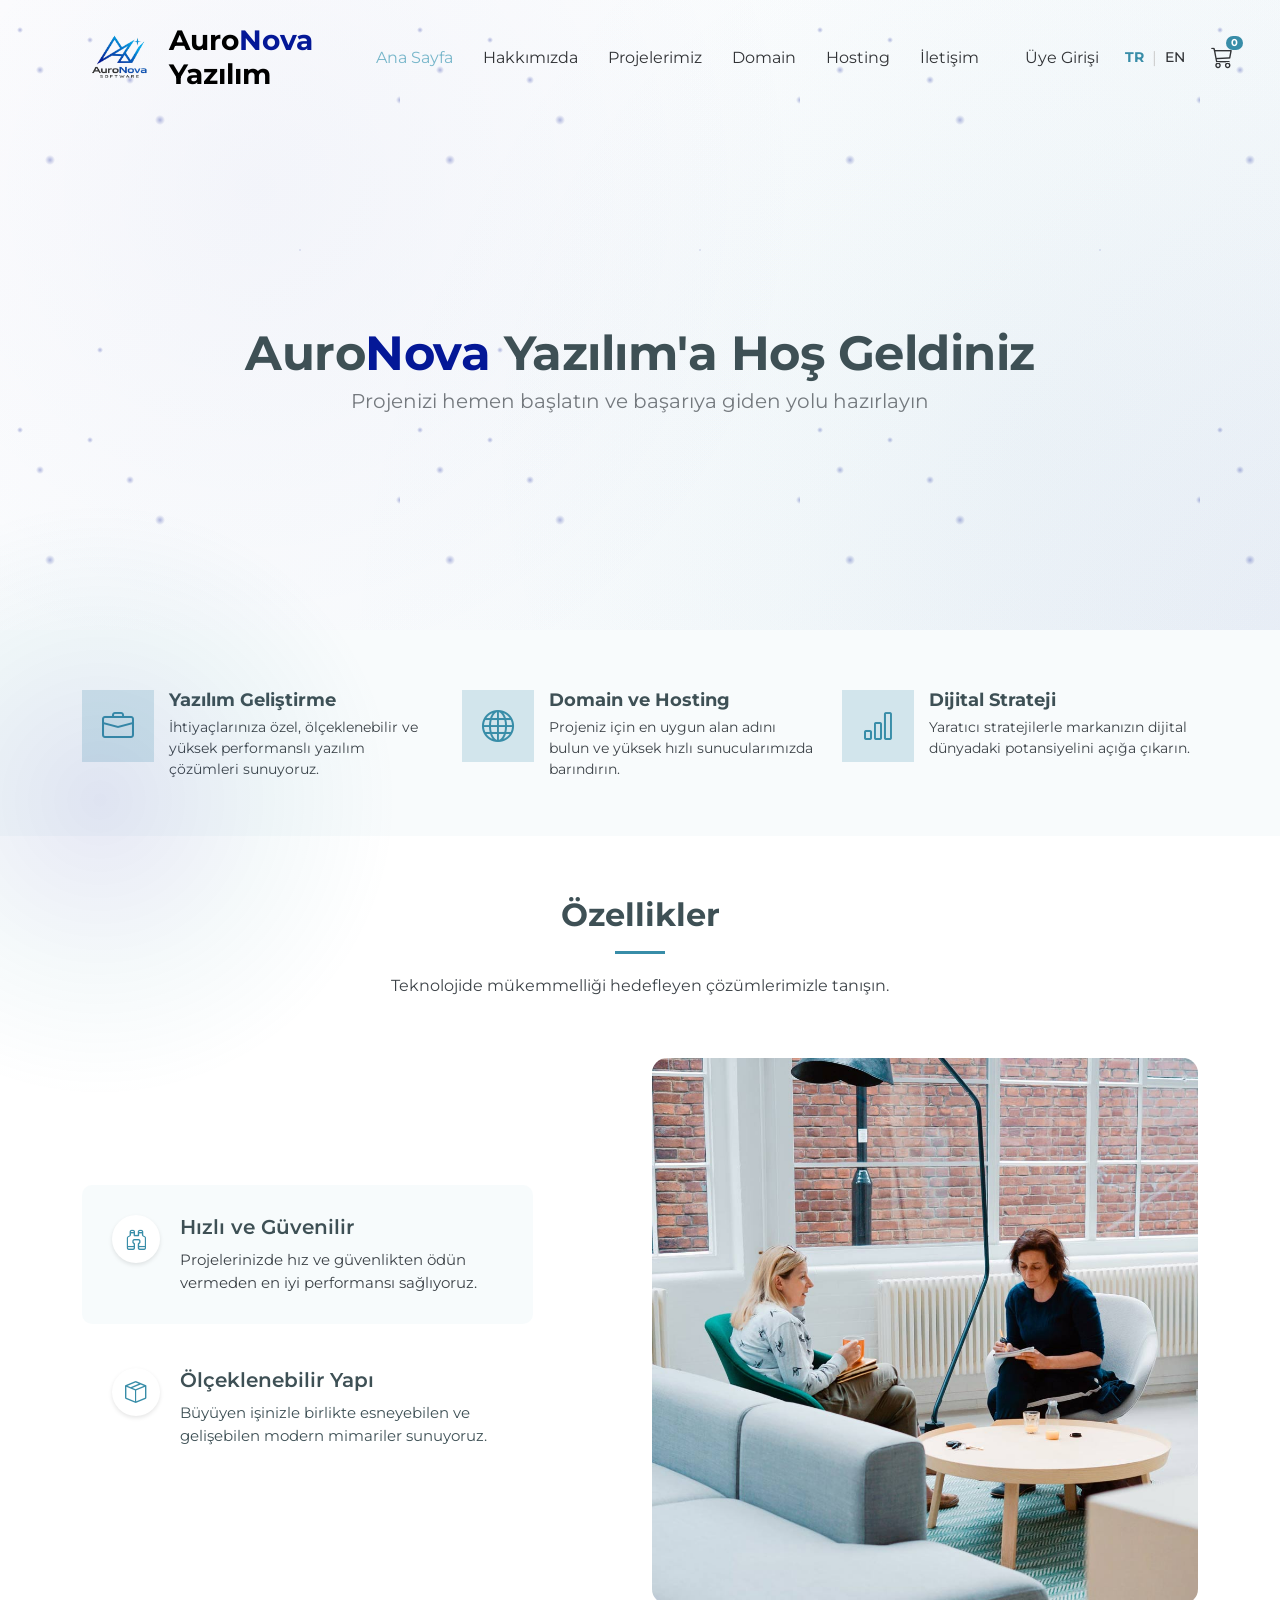
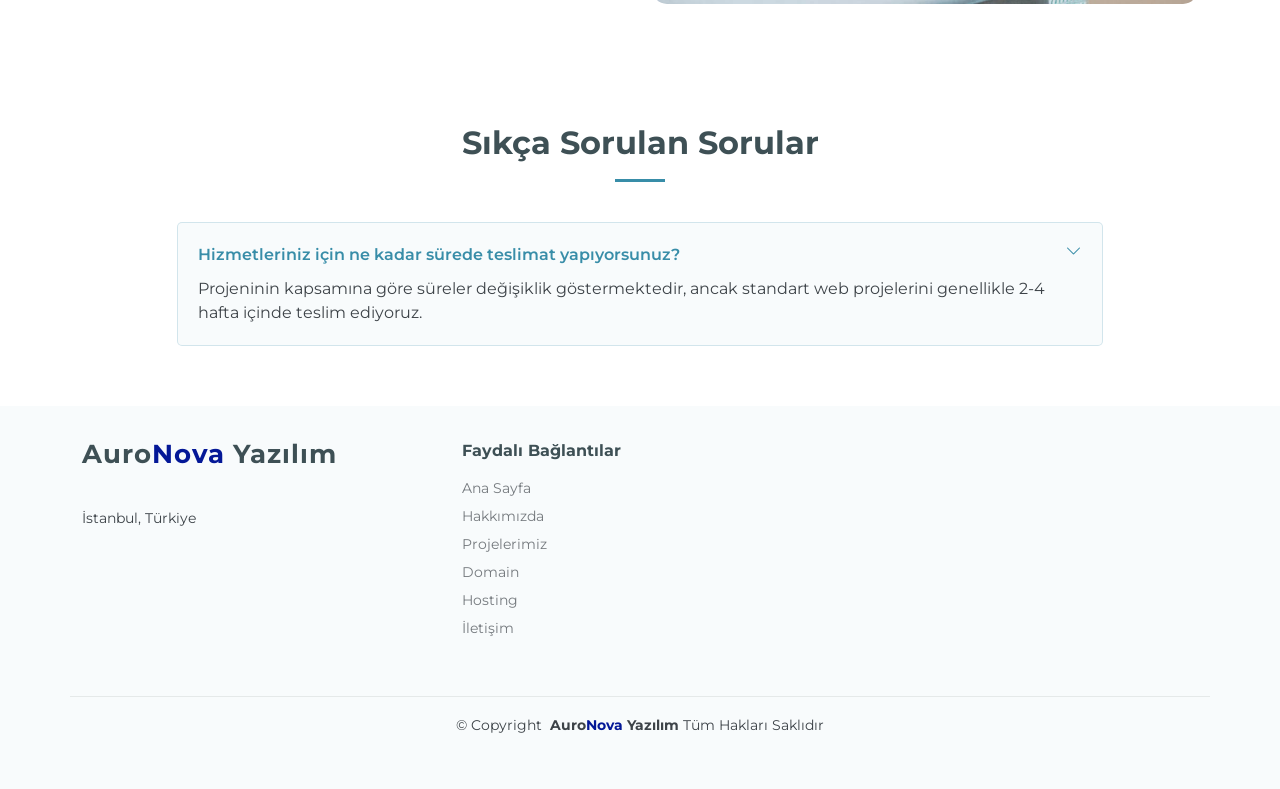
<file: index.html>
<!DOCTYPE html>
<html lang="tr">

<head>
  <meta charset="utf-8">
  <meta content="width=device-width, initial-scale=1.0" name="viewport">
  <title>Ana Sayfa - AuroNova Software</title>
  <meta name="description" content="">
  <meta name="keywords" content="">

  <!-- Favicons -->
  <link href="AuroNova_logo.png" rel="icon" type="image/png">
  <link href="AuroNova_logo.png" rel="apple-touch-icon">

  <!-- Fonts -->
  <link href="https://fonts.googleapis.com" rel="preconnect">
  <link href="https://fonts.gstatic.com" rel="preconnect" crossorigin>
  <link href="https://fonts.googleapis.com/css2?family=Montserrat:ital,wght@0,100..900;1,100..900&display=swap" rel="stylesheet">

  <!-- Vendor CSS Files -->
  <link href="assets/vendor/bootstrap/css/bootstrap.min.css" rel="stylesheet">
  <link href="assets/vendor/bootstrap-icons/bootstrap-icons.css" rel="stylesheet">
  <link href="assets/vendor/aos/aos.css" rel="stylesheet">
  <link href="assets/vendor/glightbox/css/glightbox.min.css" rel="stylesheet">
  <link href="assets/vendor/swiper/swiper-bundle.min.css" rel="stylesheet">

  <!-- Main CSS File -->
  <link href="assets/css/main.css?v=2.1" rel="stylesheet">
</head>

<body class="index-page">

  <header id="header" class="header d-flex align-items-center fixed-top">
    <div class="container-fluid container-xl position-relative d-flex align-items-center">

      <a href="index.html" class="logo d-flex align-items-center me-auto pe-lg-5">
        <img src="AuroNova_logo.png" alt="AuroNova" style="max-height: 75px; width: auto;">
        <h1 class="sitename">Auro<span class="nova-text">Nova</span> <span data-i18n="brand_software">Software</span></h1>
      </a>

      <nav id="navmenu" class="navmenu">
        <ul>
          <li><a href="index.html" class="active" data-i18n="nav_home">Ana Sayfa</a></li>
          <li><a href="about.html" data-i18n="nav_about">Hakkımızda</a></li>
          <li><a href="projects.html" data-i18n="nav_projects">Projelerimiz</a></li>
          <li><a href="domain.html" data-i18n="nav_domain">Domain</a></li>
          <li><a href="hosting.html" data-i18n="nav_hosting">Hosting</a></li>
          <li><a href="contact.html" data-i18n="nav_contact">İletişim</a></li>
          <li><a href="javascript:void(0)" id="nav-auth-btn" class="ms-lg-3" data-bs-toggle="modal" data-bs-target="#authModal" data-i18n="nav_login">Üye Girişi</a></li>
        </ul>
        <i class="mobile-nav-toggle d-xl-none bi bi-list"></i>
      </nav>

      <div class="lang-switcher">
        <a href="#" class="active">TR</a>
        <span>|</span>
        <a href="#">EN</a>
      </div>

      <a class="cart-toggle" data-bs-toggle="offcanvas" href="#offcanvasCart" role="button" aria-controls="offcanvasCart">
        <i class="bi bi-cart3"></i>
        <span class="cart-badge">0</span>
      </a>
    </div>
  </header>

  <main class="main">

    <!-- Hero Section -->
    <section id="hero" class="hero section">
      <div class="container text-center">
        <div class="d-flex flex-column justify-content-center align-items-center">
          <h1 data-aos="fade-up" data-i18n="hero_title">Welcome to Auro<span class="nova-text">Nova</span> Software</h1>
          <p data-aos="fade-up" data-aos-delay="100" data-i18n="hero_subtitle">Quickly start your project now and set the stage for success</p>
        </div>
      </div>
    </section>

    <!-- Featured Services Section -->
    <section id="featured-services" class="featured-services section light-background">
      <div class="container">
        <div class="row gy-4">
          <div class="col-xl-4 col-lg-6" data-aos="fade-up" data-aos-delay="100">
            <div class="service-item d-flex">
              <div class="icon flex-shrink-0"><i class="bi bi-briefcase"></i></div>
              <div>
                <h4 class="title"><a href="service-details.html" class="stretched-link" data-i18n="feat_title_1">Software Development</a></h4>
                <p class="description" data-i18n="feat_desc_1">We offer scalable and high-performance software solutions tailored to your needs.</p>
              </div>
            </div>
          </div>
          <div class="col-xl-4 col-lg-6" data-aos="fade-up" data-aos-delay="200">
            <div class="service-item d-flex">
              <div class="icon flex-shrink-0"><i class="bi bi-globe"></i></div>
              <div>
                <h4 class="title"><a href="domain.html" class="stretched-link" data-i18n="feat_title_2">Domain & Hosting</a></h4>
                <p class="description" data-i18n="feat_desc_2">Find the best domain for your project and host it on our high-speed servers.</p>
              </div>
            </div>
          </div>
          <div class="col-xl-4 col-lg-6" data-aos="fade-up" data-aos-delay="300">
            <div class="service-item d-flex">
              <div class="icon flex-shrink-0"><i class="bi bi-bar-chart"></i></div>
              <div>
                <h4 class="title"><a href="about.html" class="stretched-link" data-i18n="feat_title_3">Digital Strategy</a></h4>
                <p class="description" data-i18n="feat_desc_3">Unleash your brand's potential in the digital world with creative strategies.</p>
              </div>
            </div>
          </div>
        </div>
      </div>
    </section>

    <!-- Features Section -->
    <section id="features" class="features section">
      <div class="container section-title" data-aos="fade-up">
        <h2 data-i18n="features_title">Features</h2>
        <p data-i18n="features_subtitle">Meet our solutions that aim for excellence in technology.</p>
      </div>
      <div class="container">
        <div class="row justify-content-between">
          <div class="col-lg-5 d-flex align-items-center">
            <ul class="nav nav-tabs" data-aos="fade-up" data-aos-delay="100">
              <li class="nav-item">
                <a class="nav-link active show" data-bs-toggle="tab" data-bs-target="#features-tab-1">
                  <i class="bi bi-binoculars"></i>
                  <div>
                    <h4 class="d-none d-lg-block" data-i18n="features_tab_1_title">Fast & Reliable</h4>
                    <p data-i18n="features_tab_1_desc">We provide the best performance in your projects without compromising on speed and security.</p>
                  </div>
                </a>
              </li>
              <li class="nav-item">
                <a class="nav-link" data-bs-toggle="tab" data-bs-target="#features-tab-2">
                  <i class="bi bi-box-seam"></i>
                  <div>
                    <h4 class="d-none d-lg-block" data-i18n="features_tab_2_title">Scalable</h4>
                    <p data-i18n="features_tab_2_desc">We offer modern architectures that can flex and grow with your business.</p>
                  </div>
                </a>
              </li>
            </ul>
          </div>
          <div class="col-lg-6">
            <div class="tab-content" data-aos="fade-up" data-aos-delay="200">
              <div class="tab-pane fade active show" id="features-tab-1"><img src="assets/img/tabs-1.jpg" alt="" class="img-fluid"></div>
              <div class="tab-pane fade" id="features-tab-2"><img src="assets/img/tabs-2.jpg" alt="" class="img-fluid"></div>
            </div>
          </div>
        </div>
      </div>
    </section>

    <!-- FAQ Section -->
    <section id="faq" class="faq section">
      <div class="container section-title" data-aos="fade-up">
        <h2 data-i18n="faq_title">Frequently Asked Questions</h2>
      </div>
      <div class="container">
        <div class="row justify-content-center">
          <div class="col-lg-10" data-aos="fade-up" data-aos-delay="100">
            <div class="faq-container">
              <div class="faq-item faq-active">
                <h3 data-i18n="faq_q1">Delivery time?</h3>
                <div class="faq-content"><p data-i18n="faq_a1">Usually 2-4 weeks.</p></div>
                <i class="faq-toggle bi bi-chevron-right"></i>
              </div>
            </div>
          </div>
        </div>
      </div>
    </section>

  </main>

  <footer id="footer" class="footer position-relative light-background">
    <div class="container footer-top">
      <div class="row gy-4">
        <div class="col-lg-4 col-md-6 footer-about">
          <a href="index.html" class="logo d-flex align-items-center">
            <span class="sitename">Auro<span class="nova-text">Nova</span> <span data-i18n="brand_software">Software</span></span>
          </a>
          <div class="footer-contact pt-3">
            <p>İstanbul, Türkiye</p>
          </div>
        </div>
        <div class="col-lg-2 col-md-3 footer-links">
          <h4 data-i18n="footer_useful_links">Faydalı Bağlantılar</h4>
          <ul>
            <li><a href="index.html" data-i18n="nav_home">Ana Sayfa</a></li>
            <li><a href="about.html" data-i18n="nav_about">Hakkımızda</a></li>
            <li><a href="projects.html" data-i18n="nav_projects">Projelerimiz</a></li>
            <li><a href="domain.html" data-i18n="nav_domain">Domain</a></li>
            <li><a href="hosting.html" data-i18n="nav_hosting">Hosting</a></li>
            <li><a href="contact.html" data-i18n="nav_contact">İletişim</a></li>
          </ul>
        </div>
      </div>
    </div>
    <div class="container copyright text-center mt-4">
      <p>© <span>Copyright</span> <strong class="px-1 sitename">Auro<span class="nova-text">Nova</span> <span data-i18n="brand_software">Software</span></strong><span data-i18n="footer_rights">All Rights Reserved</span></p>
    </div>
  </footer>

  <a href="#" id="scroll-top" class="scroll-top d-flex align-items-center justify-content-center"><i class="bi bi-arrow-up-short"></i></a>
  <div id="preloader"></div>

  <!-- Shopping Cart Offcanvas -->
  <div class="offcanvas offcanvas-end offcanvas-cart" tabindex="-1" id="offcanvasCart" aria-labelledby="offcanvasCartLabel">
    <div class="offcanvas-header border-bottom">
      <h5 class="offcanvas-title fw-bold" id="offcanvasCartLabel"><i class="bi bi-cart3 me-2"></i><span data-i18n="cart_title">Sepetiniz</span></h5>
      <button type="button" class="btn-close" data-bs-dismiss="offcanvas" aria-label="Close"></button>
    </div>
    <div class="offcanvas-body">
      <div class="cart-items"></div>
      <div class="cart-total" style="display: none;">
        <div class="d-flex justify-content-between mb-2"><span data-i18n="cart_subtotal">Ara Toplam</span><span class="fw-bold">₺0</span></div>
        <div class="d-flex justify-content-between fs-4 fw-bold border-top pt-3"><span data-i18n="cart_total">Toplam</span><span class="text-primary">₺0</span></div>
      </div>
      <button class="btn btn-primary w-100 btn-lg mt-4" data-i18n="cart_checkout">Ödemeye Geç <i class="bi bi-arrow-right ms-2"></i></button>
    </div>
  </div>

  <div class="global-planet-decor"></div>
  <script src="assets/js/translations.js?v=2.1"></script>
  <script src="assets/vendor/bootstrap/js/bootstrap.bundle.min.js"></script>
  <script src="assets/vendor/aos/aos.js"></script>
  <script src="assets/vendor/glightbox/js/glightbox.min.js"></script>
  <script src="assets/vendor/swiper/swiper-bundle.min.js"></script>
  <script src="assets/js/main.js?v=2.1"></script>
</body>

</html>
</file>
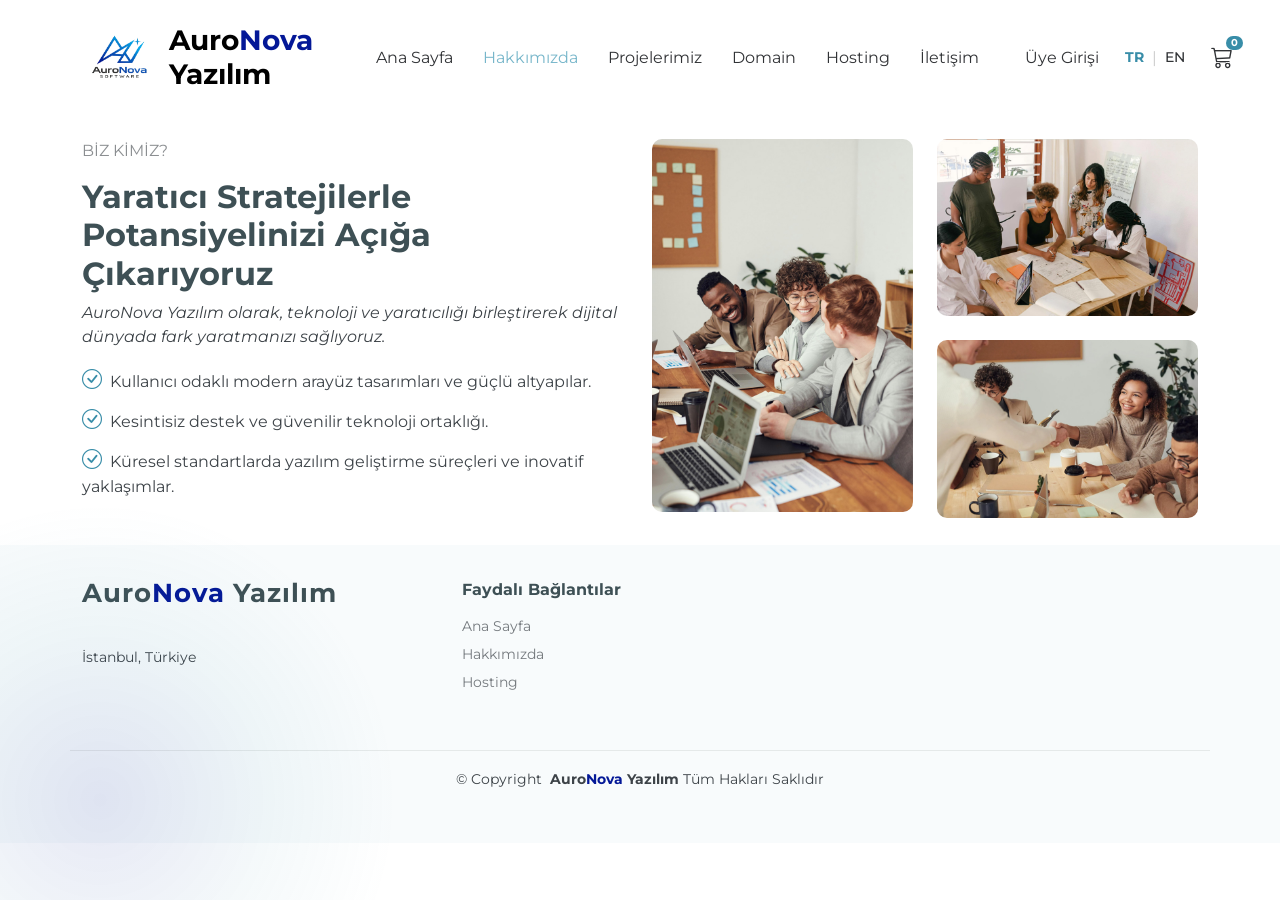
<file: about.html>
<!DOCTYPE html>
<html lang="tr">

<head>
  <meta charset="utf-8">
  <meta content="width=device-width, initial-scale=1.0" name="viewport">
  <title data-i18n="nav_about">Hakkımızda</title>
  <meta name="description" content="">
  <meta name="keywords" content="">

  <!-- Favicons -->
  <link href="AuroNova_logo.png" rel="icon" type="image/png">
  <link href="AuroNova_logo.png" rel="apple-touch-icon">

  <!-- Fonts -->
  <link href="https://fonts.googleapis.com" rel="preconnect">
  <link href="https://fonts.gstatic.com" rel="preconnect" crossorigin>
  <link href="https://fonts.googleapis.com/css2?family=Montserrat:ital,wght@0,100..900;1,100..900&display=swap" rel="stylesheet">

  <!-- Vendor CSS Files -->
  <link href="assets/vendor/bootstrap/css/bootstrap.min.css" rel="stylesheet">
  <link href="assets/vendor/bootstrap-icons/bootstrap-icons.css" rel="stylesheet">
  <link href="assets/vendor/aos/aos.css" rel="stylesheet">
  <link href="assets/vendor/glightbox/css/glightbox.min.css" rel="stylesheet">
  <link href="assets/vendor/swiper/swiper-bundle.min.css" rel="stylesheet">

  <!-- Main CSS File -->
  <link href="assets/css/main.css?v=2.1" rel="stylesheet">
</head>

<body class="about-page">

  <header id="header" class="header d-flex align-items-center fixed-top">
    <div class="container-fluid container-xl position-relative d-flex align-items-center">

      <a href="index.html" class="logo d-flex align-items-center me-auto pe-lg-5">
        <img src="AuroNova_logo.png" alt="AuroNova" style="max-height: 75px; width: auto;">
        <h1 class="sitename">Auro<span class="nova-text">Nova</span> <span data-i18n="brand_software">Software</span></h1>
      </a>

      <nav id="navmenu" class="navmenu">
        <ul>
          <li><a href="index.html" data-i18n="nav_home">Ana Sayfa</a></li>
          <li><a href="about.html" class="active" data-i18n="nav_about">Hakkımızda</a></li>
          <li><a href="projects.html" data-i18n="nav_projects">Projelerimiz</a></li>
          <li><a href="domain.html" data-i18n="nav_domain">Domain</a></li>
          <li><a href="hosting.html" data-i18n="nav_hosting">Hosting</a></li>
          <li><a href="contact.html" data-i18n="nav_contact">İletişim</a></li>
          <li><a href="javascript:void(0)" id="nav-auth-btn" class="ms-lg-3" data-bs-toggle="modal" data-bs-target="#authModal" data-i18n="nav_login">Üye Girişi</a></li>
        </ul>
        <i class="mobile-nav-toggle d-xl-none bi bi-list"></i>
      </nav>

      <div class="lang-switcher">
        <a href="#" class="active">TR</a>
        <span>|</span>
        <a href="#">EN</a>
      </div>

      <a class="cart-toggle" data-bs-toggle="offcanvas" href="#offcanvasCart" role="button" aria-controls="offcanvasCart">
        <i class="bi bi-cart3"></i>
        <span class="cart-badge">0</span>
      </a>
    </div>
  </header>

  <main class="main">

    <!-- Page Title -->
    <div class="page-title" data-aos="fade">
      <div class="container d-lg-flex justify-content-between align-items-center">
        <h1 class="mb-2 mb-lg-0" data-i18n="nav_about">Hakkımızda</h1>
        <nav class="breadcrumbs">
          <ol>
            <li><a href="index.html" data-i18n="nav_home">Ana Sayfa</a></li>
            <li class="current" data-i18n="nav_about">Hakkımızda</li>
          </ol>
        </nav>
      </div>
    </div><!-- End Page Title -->

    <!-- About Section -->
    <section id="about" class="about section">
      <div class="container">
        <div class="row gy-4">
          <div class="col-lg-6 content" data-aos="fade-up" data-aos-delay="100">
            <p class="who-we-are" data-i18n="about_who">Who We Are</p>
            <h3 data-i18n="about_title">Unleashing Potential with Creative Strategy</h3>
            <p class="fst-italic" data-i18n="about_italic">
              Lorem ipsum dolor sit amet, consectetur adipiscing elit, sed do eiusmod tempor incididunt ut labore et dolore
              magna aliqua.
            </p>
            <ul>
              <li><i class="bi bi-check-circle"></i> <span data-i18n="about_li_1">Ullamco laboris nisi ut aliquip ex ea commodo consequat.</span></li>
              <li><i class="bi bi-check-circle"></i> <span data-i18n="about_li_2">Duis aute irure dolor in reprehenderit in voluptate velit.</span></li>
              <li><i class="bi bi-check-circle"></i> <span data-i18n="about_li_3">Ullamco laboris nisi ut aliquip ex ea commodo consequat. Duis aute irure dolor in reprehenderit in voluptate trideta storacalaperda mastiro dolore eu fugiat nulla pariatur.</span></li>
            </ul>
          </div>
          <div class="col-lg-6 about-images" data-aos="fade-up" data-aos-delay="200">
            <div class="row gy-4">
              <div class="col-lg-6">
                <img src="assets/img/about-company-1.jpg" class="img-fluid" alt="">
              </div>
              <div class="col-lg-6">
                <div class="row gy-4">
                  <div class="col-lg-12">
                    <img src="assets/img/about-company-2.jpg" class="img-fluid" alt="">
                  </div>
                  <div class="col-lg-12">
                    <img src="assets/img/about-company-3.jpg" class="img-fluid" alt="">
                  </div>
                </div>
              </div>
            </div>
          </div>
        </div>
      </div>
    </section>

  </main>

  <footer id="footer" class="footer position-relative light-background">
    <div class="container footer-top">
      <div class="row gy-4">
        <div class="col-lg-4 col-md-6 footer-about">
          <a href="index.html" class="logo d-flex align-items-center">
            <span class="sitename">Auro<span class="nova-text">Nova</span> <span data-i18n="brand_software">Software</span></span>
          </a>
          <div class="footer-contact pt-3">
            <p>İstanbul, Türkiye</p>
          </div>
        </div>
        <div class="col-lg-2 col-md-3 footer-links">
          <h4 data-i18n="footer_useful_links">Faydalı Bağlantılar</h4>
          <ul>
            <li><a href="index.html" data-i18n="nav_home">Ana Sayfa</a></li>
            <li><a href="about.html" data-i18n="nav_about">Hakkımızda</a></li>
            <li><a href="hosting.html" data-i18n="nav_hosting">Hizmetler</a></li>
          </ul>
        </div>
      </div>
    </div>
    <div class="container copyright text-center mt-4">
      <p>© <span>Copyright</span> <strong class="px-1 sitename">Auro<span class="nova-text">Nova</span> <span data-i18n="brand_software">Software</span></strong><span data-i18n="footer_rights">All Rights Reserved</span></p>
    </div>
  </footer>

  <a href="#" id="scroll-top" class="scroll-top d-flex align-items-center justify-content-center"><i class="bi bi-arrow-up-short"></i></a>
  <div id="preloader"></div>

  <!-- Shopping Cart Offcanvas -->
  <div class="offcanvas offcanvas-end offcanvas-cart" tabindex="-1" id="offcanvasCart" aria-labelledby="offcanvasCartLabel">
    <div class="offcanvas-header border-bottom">
      <h5 class="offcanvas-title fw-bold" id="offcanvasCartLabel"><i class="bi bi-cart3 me-2"></i><span data-i18n="cart_title">Sepetiniz</span></h5>
      <button type="button" class="btn-close" data-bs-dismiss="offcanvas" aria-label="Close"></button>
    </div>
    <div class="offcanvas-body">
      <div class="cart-items"></div>
      <div class="cart-total" style="display: none;">
        <div class="d-flex justify-content-between mb-2"><span data-i18n="cart_subtotal">Ara Toplam</span><span class="fw-bold">₺0</span></div>
        <div class="d-flex justify-content-between fs-4 fw-bold border-top pt-3"><span data-i18n="cart_total">Toplam</span><span class="text-primary">₺0</span></div>
      </div>
      <button class="btn btn-primary w-100 btn-lg mt-4" data-i18n="cart_checkout">Ödemeye Geç <i class="bi bi-arrow-right ms-2"></i></button>
    </div>
  </div>

  <!-- Success Modal -->
  <div class="modal fade" id="successModal" tabindex="-1" aria-hidden="true">
    <div class="modal-dialog modal-dialog-centered">
      <div class="modal-content p-4 text-center" style="border-radius: 20px; border: none;">
        <div class="modal-body">
          <div class="mb-3"><i class="bi bi-check-circle-fill text-success" style="font-size: 4rem;"></i></div>
          <h3 class="fw-bold" style="color: #041897;" data-i18n="contact_sent_title">Tebrikler!</h3>
          <p class="text-muted" data-i18n="contact_sent">Mesajınız başarıyla iletildi.</p>
          <button type="button" class="btn btn-primary w-100 mt-3" data-bs-dismiss="modal" style="background: #041897; border-radius: 10px;" data-i18n="auth_continue_btn">Kapat</button>
        </div>
      </div>
    </div>
  </div>

  <div class="global-planet-decor"></div>
  <script src="assets/js/translations.js?v=2.1"></script>
  <script src="assets/vendor/bootstrap/js/bootstrap.bundle.min.js"></script>
  <script src="assets/vendor/aos/aos.js"></script>
  <script src="assets/vendor/glightbox/js/glightbox.min.js"></script>
  <script src="assets/vendor/swiper/swiper-bundle.min.js"></script>
  <script src="assets/js/main.js?v=2.1"></script>
</body>

</html>
</file>
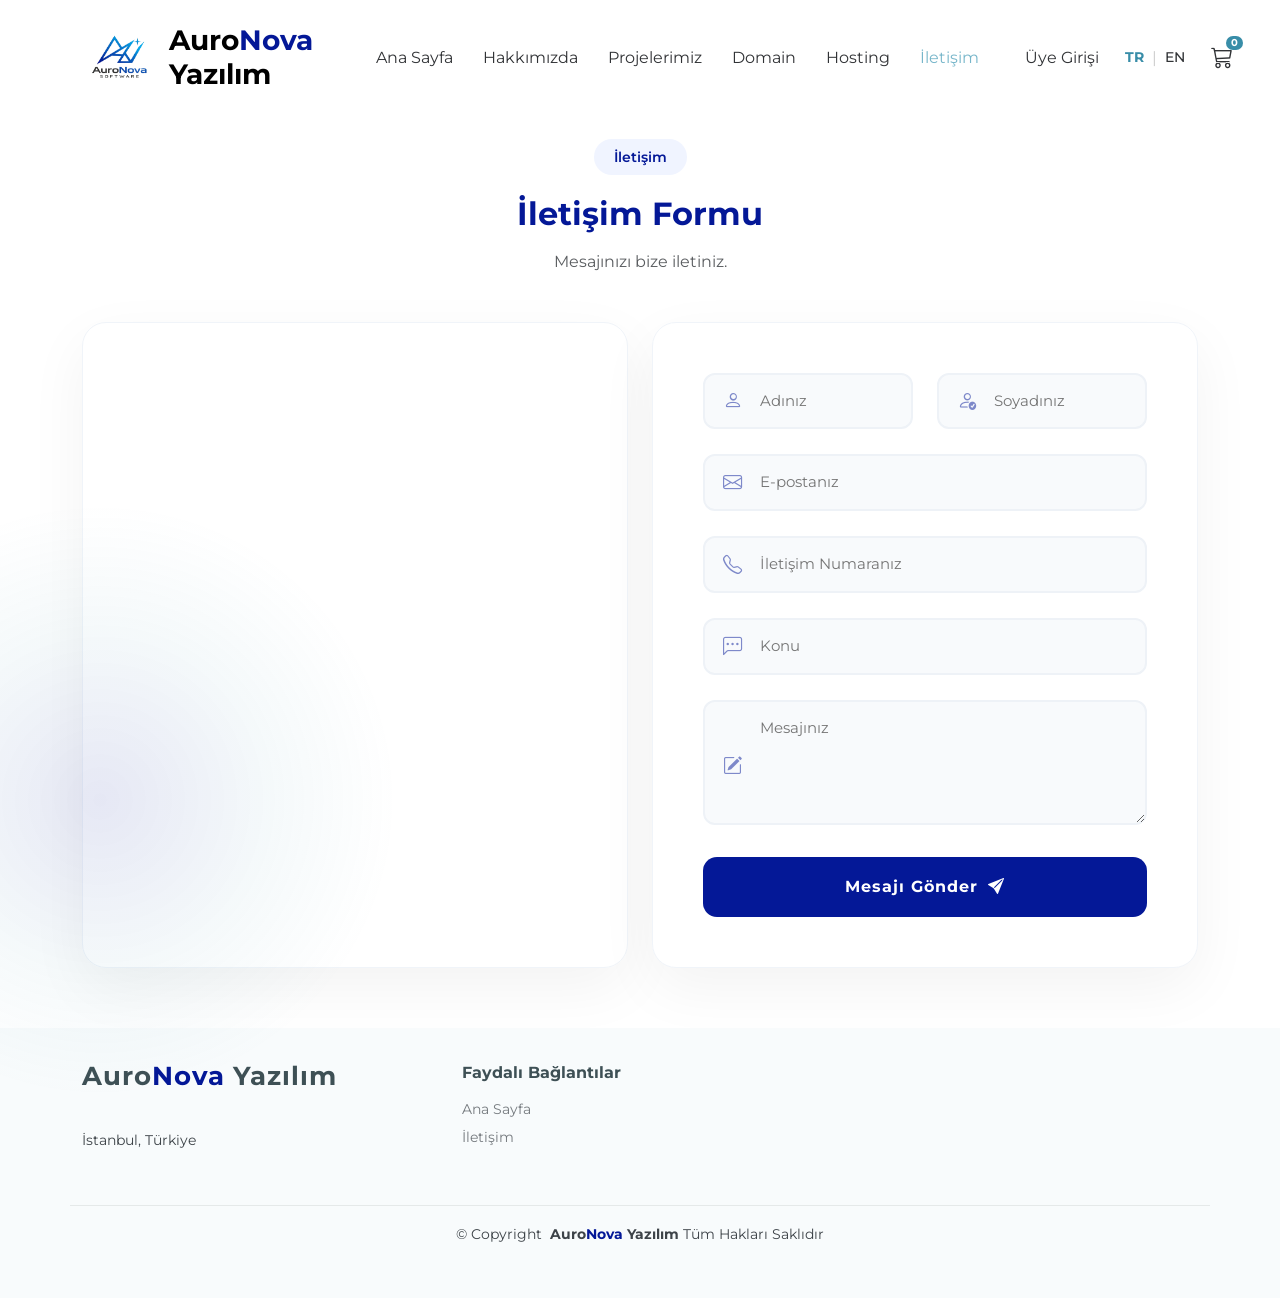
<file: contact.html>
<!DOCTYPE html>
<html lang="tr">

<head>
  <meta charset="utf-8">
  <meta content="width=device-width, initial-scale=1.0" name="viewport">
  <title data-i18n="nav_contact">İletişim</title>
  <meta name="description" content="">
  <meta name="keywords" content="">

  <!-- Favicons -->
  <link href="AuroNova_logo.png" rel="icon" type="image/png">
  <link href="AuroNova_logo.png" rel="apple-touch-icon">

  <!-- Fonts -->
  <link href="https://fonts.googleapis.com" rel="preconnect">
  <link href="https://fonts.gstatic.com" rel="preconnect" crossorigin>
  <link href="https://fonts.googleapis.com/css2?family=Montserrat:ital,wght@0,100..900;1,100..900&display=swap" rel="stylesheet">

  <!-- Vendor CSS Files -->
  <link href="assets/vendor/bootstrap/css/bootstrap.min.css" rel="stylesheet">
  <link href="assets/vendor/bootstrap-icons/bootstrap-icons.css" rel="stylesheet">
  <link href="assets/vendor/aos/aos.css" rel="stylesheet">
  <link href="assets/vendor/glightbox/css/glightbox.min.css" rel="stylesheet">
  <link href="assets/vendor/swiper/swiper-bundle.min.css" rel="stylesheet">

  <!-- Main CSS File -->
  <link href="assets/css/main.css?v=2.1" rel="stylesheet">
</head>

<body class="contact-page">

  <header id="header" class="header d-flex align-items-center fixed-top">
    <div class="container-fluid container-xl position-relative d-flex align-items-center">

      <a href="index.html" class="logo d-flex align-items-center me-auto pe-lg-5">
        <img src="AuroNova_logo.png" alt="AuroNova" style="max-height: 75px; width: auto;">
        <h1 class="sitename">Auro<span class="nova-text">Nova</span> <span data-i18n="brand_software">Software</span></h1>
      </a>

      <nav id="navmenu" class="navmenu">
        <ul>
          <li><a href="index.html" data-i18n="nav_home">Ana Sayfa</a></li>
          <li><a href="about.html" data-i18n="nav_about">Hakkımızda</a></li>
          <li><a href="projects.html" data-i18n="nav_projects">Projelerimiz</a></li>
          <li><a href="domain.html" data-i18n="nav_domain">Domain</a></li>
          <li><a href="hosting.html" data-i18n="nav_hosting">Hosting</a></li>
          <li><a href="contact.html" class="active" data-i18n="nav_contact">İletişim</a></li>
          <li><a href="javascript:void(0)" id="nav-auth-btn" class="ms-lg-3" data-bs-toggle="modal" data-bs-target="#authModal" data-i18n="nav_login">Üye Girişi</a></li>
        </ul>
        <i class="mobile-nav-toggle d-xl-none bi bi-list"></i>
      </nav>

      <div class="lang-switcher">
        <a href="#" class="active">TR</a>
        <span>|</span>
        <a href="#">EN</a>
      </div>

      <a class="cart-toggle" data-bs-toggle="offcanvas" href="#offcanvasCart" role="button" aria-controls="offcanvasCart">
        <i class="bi bi-cart3"></i>
        <span class="cart-badge">0</span>
      </a>
    </div>
  </header>

  <main class="main">

    <!-- Page Title -->
    <div class="page-title" data-aos="fade">
      <div class="container d-lg-flex justify-content-between align-items-center">
        <h1 class="mb-2 mb-lg-0" data-i18n="nav_contact">İletişim</h1>
        <nav class="breadcrumbs">
          <ol>
            <li><a href="index.html" data-i18n="nav_home">Ana Sayfa</a></li>
            <li class="current" data-i18n="nav_contact">İletişim</li>
          </ol>
        </nav>
      </div>
    </div><!-- End Page Title -->

    <!-- Contact Section -->
    <section id="contact" class="contact section">
      <div class="container" data-aos="fade-up" data-aos-delay="100">

        <div class="text-center mb-5">
          <span class="contact-info-pill" data-i18n="nav_contact">İletişim</span>
          <h2 class="fw-bold mb-3" style="color: #041897;" data-i18n="contact_title">Bizimle İletişime Geçin</h2>
          <p class="text-muted" data-i18n="contact_subtitle">Projeleriniz ve tüm sorularınız için formu doldurabilir veya bizi haritadan bulabilirsiniz.</p>
        </div>

        <div class="row gy-4 justify-content-center">

          <!-- Map -->
          <div class="col-lg-6">
            <div class="map-container-premium h-100" style="border-radius: 24px; overflow: hidden; min-height: 450px; box-shadow: 0 20px 60px rgba(0,0,0,0.05); border: 1px solid #f0f4f9;">
              <iframe src="https://www.google.com/maps/embed?pb=!1m18!1m12!1m3!1d192697.7932761805!2d28.805038379669562!3d41.00550027052959!2m3!1f0!2f0!3f0!3m2!1i1024!2i768!4f13.1!3m3!1m2!1s0x14caa7040068086b%3A0xe1cc1e01f3617135!2zSXPPhGFuYnVs!5e0!3m2!1str!2str!4v1676961268712!5m2!1str!2str" frameborder="0" style="border:0; width: 100%; height: 100%;" allowfullscreen="" loading="lazy" referrerpolicy="no-referrer-when-downgrade"></iframe>
            </div>
          </div>

          <!-- Contact Form -->
          <div class="col-lg-6">
            <div class="contact-container-premium h-100">
              <form action="forms/send-mail.php" method="POST" id="premium-contact-form" onsubmit="handleContactSubmit(event)">
                <div class="row">
                  <div class="col-md-6">
                    <div class="contact-field-wrapper">
                      <i class="bi bi-person"></i>
                      <input type="text" id="Ad" name="Ad" class="form-control-premium" placeholder="Adınız" data-i18n="contact_name_placeholder" required>
                    </div>
                  </div>
                  <div class="col-md-6">
                    <div class="contact-field-wrapper">
                      <i class="bi bi-person-check"></i>
                      <input type="text" id="Soyad" name="Soyad" class="form-control-premium" placeholder="Soyadınız" data-i18n="contact_surname_placeholder" required>
                    </div>
                  </div>
                  <div class="col-md-12">
                    <div class="contact-field-wrapper">
                      <i class="bi bi-envelope"></i>
                      <input type="email" id="Email" name="Email" class="form-control-premium" placeholder="E-postanız" data-i18n="contact_email_placeholder" required>
                    </div>
                  </div>
                  <div class="col-md-12">
                    <div class="contact-field-wrapper">
                      <i class="bi bi-telephone"></i>
                      <input type="tel" id="Telefon" name="Telefon" class="form-control-premium" placeholder="İletişim Numaranız" data-i18n="contact_phone_placeholder" required>
                    </div>
                  </div>
                  <div class="col-md-12">
                    <div class="contact-field-wrapper">
                      <i class="bi bi-chat-left-dots"></i>
                      <input type="text" id="Konu" name="Konu" class="form-control-premium" placeholder="Konu" data-i18n="contact_subject_placeholder" required>
                    </div>
                  </div>
                  <div class="col-md-12">
                    <div class="contact-field-wrapper">
                      <i class="bi bi-pencil-square"></i>
                      <textarea name="Mesaj" id="Mesaj" class="form-control-premium" rows="4" placeholder="Mesajınız" data-i18n="contact_message_placeholder" required></textarea>
                    </div>
                  </div>
                  <div class="col-md-12">
                    <button type="submit" class="btn-send-premium">
                      <span data-i18n="contact_send">Mesaj Gönder</span>
                      <i class="bi bi-send-fill"></i>
                    </button>
                  </div>
                </div>
                <input type="hidden" name="_subject" value="AuroNova Web Sitesi - Yeni Mesaj">
              </form>
            </div>
          </div>

        </div>
      </div>
    </section>

  </main>

  <footer id="footer" class="footer position-relative light-background">
    <div class="container footer-top">
      <div class="row gy-4">
        <div class="col-lg-4 col-md-6 footer-about">
          <a href="index.html" class="logo d-flex align-items-center">
            <span class="sitename">Auro<span class="nova-text">Nova</span> <span data-i18n="brand_software">Software</span></span>
          </a>
          <div class="footer-contact pt-3">
            <p>İstanbul, Türkiye</p>
          </div>
        </div>
        <div class="col-lg-2 col-md-3 footer-links">
          <h4 data-i18n="footer_useful_links">Faydalı Bağlantılar</h4>
          <ul>
            <li><a href="index.html" data-i18n="nav_home">Ana Sayfa</a></li>
            <li><a href="contact.html" data-i18n="nav_contact">İletişim</a></li>
          </ul>
        </div>
      </div>
    </div>
    <div class="container copyright text-center mt-4">
      <p>© <span>Copyright</span> <strong class="px-1 sitename">Auro<span class="nova-text">Nova</span> <span data-i18n="brand_software">Software</span></strong><span data-i18n="footer_rights">All Rights Reserved</span></p>
    </div>
  </footer>

  <a href="#" id="scroll-top" class="scroll-top d-flex align-items-center justify-content-center"><i class="bi bi-arrow-up-short"></i></a>
  <div id="preloader"></div>

  <!-- Shopping Cart Offcanvas -->
  <div class="offcanvas offcanvas-end offcanvas-cart" tabindex="-1" id="offcanvasCart" aria-labelledby="offcanvasCartLabel">
    <div class="offcanvas-header border-bottom">
      <h5 class="offcanvas-title fw-bold" id="offcanvasCartLabel"><i class="bi bi-cart3 me-2"></i><span data-i18n="cart_title">Sepetiniz</span></h5>
      <button type="button" class="btn-close" data-bs-dismiss="offcanvas" aria-label="Close"></button>
    </div>
    <div class="offcanvas-body">
      <div class="cart-items"></div>
      <div class="cart-total" style="display: none;">
        <div class="d-flex justify-content-between mb-2"><span data-i18n="cart_subtotal">Ara Toplam</span><span class="fw-bold">₺0</span></div>
        <div class="d-flex justify-content-between fs-4 fw-bold border-top pt-3"><span data-i18n="cart_total">Toplam</span><span class="text-primary">₺0</span></div>
      </div>
      <button class="btn btn-primary w-100 btn-lg mt-4" data-i18n="cart_checkout">Ödemeye Geç <i class="bi bi-arrow-right ms-2"></i></button>
    </div>
  </div>

  <!-- Success Modal -->
  <div class="modal fade" id="successModal" tabindex="-1" aria-hidden="true">
    <div class="modal-dialog modal-dialog-centered">
      <div class="modal-content p-4 text-center" style="border-radius: 20px; border: none;">
        <div class="modal-body">
          <div class="mb-3"><i class="bi bi-check-circle-fill text-success" style="font-size: 4rem;"></i></div>
          <h3 class="fw-bold" style="color: #041897;" data-i18n="contact_sent_title">Tebrikler!</h3>
          <p class="text-muted" data-i18n="contact_sent">Mesajınız başarıyla iletildi.</p>
          <button type="button" class="btn btn-primary w-100 mt-3" data-bs-dismiss="modal" style="background: #041897; border-radius: 10px;" data-i18n="auth_continue_btn">Kapat</button>
        </div>
      </div>
    </div>
  </div>

  <div class="global-planet-decor"></div>
  <script src="assets/js/translations.js?v=2.1"></script>
  <script src="assets/vendor/bootstrap/js/bootstrap.bundle.min.js"></script>
  <script src="assets/vendor/aos/aos.js"></script>
  <script src="assets/vendor/glightbox/js/glightbox.min.js"></script>
  <script src="assets/vendor/swiper/swiper-bundle.min.js"></script>
  <script src="assets/js/main.js?v=2.2"></script>
</body>

</html>
</file>
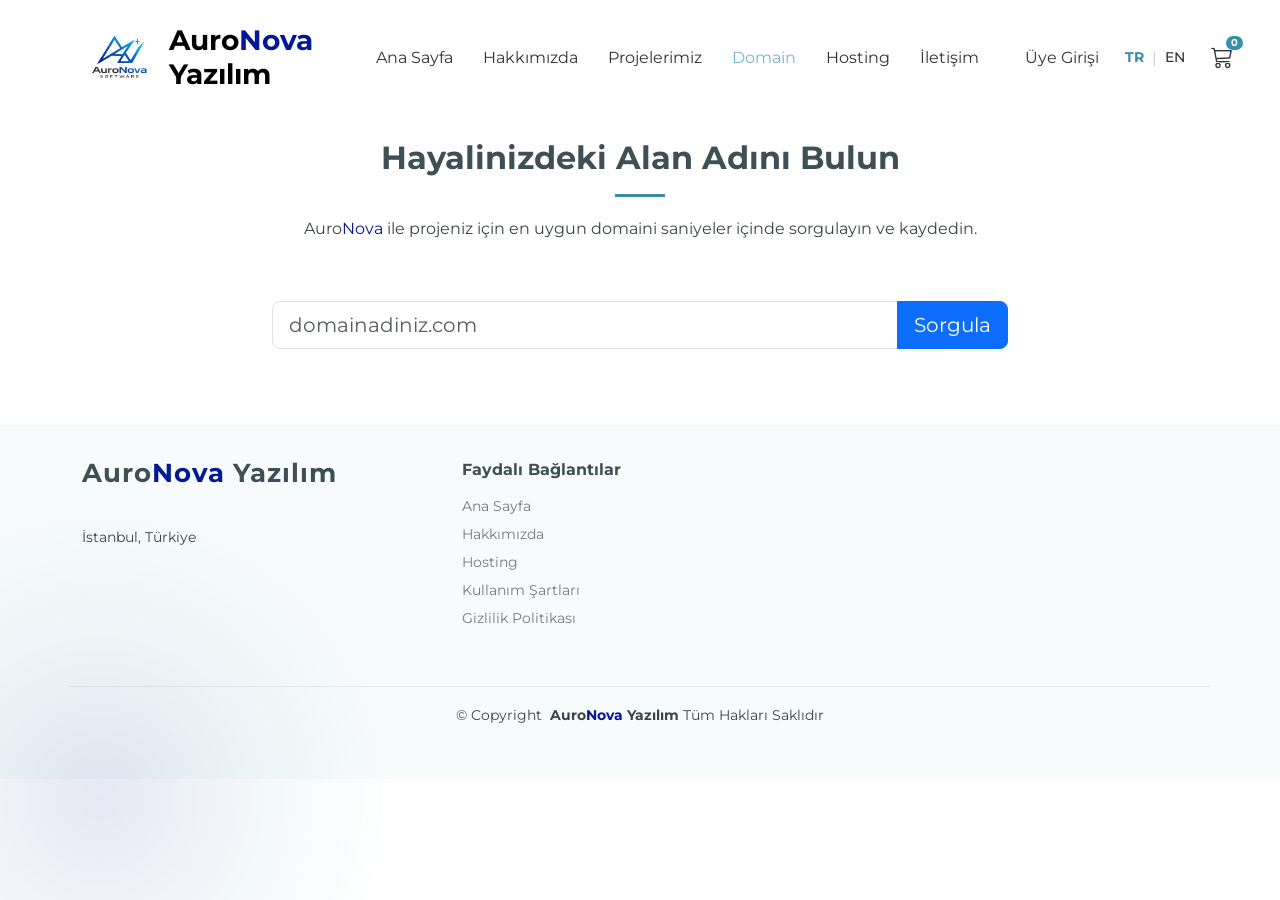
<file: domain.html>
<!DOCTYPE html>
<html lang="tr">

<head>
  <meta charset="utf-8">
  <meta content="width=device-width, initial-scale=1.0" name="viewport">
  <title data-i18n="domain_title">Domain Sorgulama - AuroNova Yazılım</title>
  <meta name="description" content="AuroNova Yazılım Domain Sorgulama ve Kayıt Hizmetleri">
  <meta name="keywords" content="domain, alan adı, domain sorgulama, auronova">

  <!-- Favicons -->
  <link href="AuroNova_logo.png" rel="icon" type="image/png">
  <link href="AuroNova_logo.png" rel="apple-touch-icon">

  <!-- Fonts -->
  <link href="https://fonts.googleapis.com" rel="preconnect">
  <link href="https://fonts.gstatic.com" rel="preconnect" crossorigin>
  <link href="https://fonts.googleapis.com/css2?family=Montserrat:ital,wght@0,100..900;1,100..900&display=swap" rel="stylesheet">

  <!-- Vendor CSS Files -->
  <link href="assets/vendor/bootstrap/css/bootstrap.min.css" rel="stylesheet">
  <link href="assets/vendor/bootstrap-icons/bootstrap-icons.css" rel="stylesheet">
  <link href="assets/vendor/aos/aos.css" rel="stylesheet">
  <link href="assets/vendor/glightbox/css/glightbox.min.css" rel="stylesheet">
  <link href="assets/vendor/swiper/swiper-bundle.min.css" rel="stylesheet">

  <!-- Main CSS File -->
  <link href="assets/css/main.css?v=2.1" rel="stylesheet">
</head>

<body class="starter-page-page">

  <header id="header" class="header d-flex align-items-center fixed-top">
    <div class="container-fluid container-xl position-relative d-flex align-items-center">

      <a href="index.html" class="logo d-flex align-items-center me-auto pe-lg-5">
        <img src="AuroNova_logo.png" alt="AuroNova" style="max-height: 75px; width: auto;">
        <h1 class="sitename">Auro<span class="nova-text">Nova</span> <span data-i18n="brand_software">Yazılım</span></h1>
      </a>

      <nav id="navmenu" class="navmenu">
        <ul>
          <li><a href="index.html" data-i18n="nav_home">Ana Sayfa</a></li>
          <li><a href="about.html" data-i18n="nav_about">Hakkımızda</a></li>
          <li><a href="projects.html" data-i18n="nav_projects">Projelerimiz</a></li>
          <li><a href="domain.html" class="active" data-i18n="nav_domain">Domain</a></li>
          <li><a href="hosting.html" data-i18n="nav_hosting">Hosting</a></li>
          <li><a href="contact.html" data-i18n="nav_contact">İletişim</a></li>
          <li><a href="javascript:void(0)" id="nav-auth-btn" class="ms-lg-3" data-bs-toggle="modal" data-bs-target="#authModal" data-i18n="nav_login">Üye Girişi</a></li>
        </ul>
        <i class="mobile-nav-toggle d-xl-none bi bi-list"></i>
      </nav>

      <div class="lang-switcher">
        <a href="#" class="active">TR</a>
        <span>|</span>
        <a href="#">EN</a>
      </div>

      <a class="cart-toggle" data-bs-toggle="offcanvas" href="#offcanvasCart" role="button" aria-controls="offcanvasCart">
        <i class="bi bi-cart3"></i>
        <span class="cart-badge">0</span>
      </a>
    </div>
  </header>

  <main class="main">

    <!-- Page Title -->
    <div class="page-title" data-aos="fade">
      <div class="container d-lg-flex justify-content-between align-items-center">
        <h1 class="mb-2 mb-lg-0" data-i18n="domain_title">Domain Sorgulama</h1>
        <nav class="breadcrumbs">
          <ol>
            <li><a href="index.html" data-i18n="nav_home">Ana Sayfa</a></li>
            <li class="current" data-i18n="nav_domain">Domain</li>
          </ol>
        </nav>
      </div>
    </div><!-- End Page Title -->

    <!-- Domain Search Section -->
    <section id="domain-search" class="starter-section section">

      <div class="container section-title" data-aos="fade-up">
        <h2 data-i18n="domain_hero_title">Hayalinizdeki Alan Adını Bulun</h2>
        <p data-i18n="domain_hero_subtitle">Auro<span class="nova-text">Nova</span> ile projeniz için en uygun domaini saniyeler içinde sorgulayın ve kaydedin.</p>
      </div>

      <div class="container" data-aos="fade-up">
        <div class="row justify-content-center">
          <div class="col-lg-8">
            <div class="input-group mb-3">
              <input type="text" class="form-control form-control-lg" placeholder="domainadiniz.com" data-i18n="domain_search_placeholder" aria-label="Domain Sorgula" value="">
              <button class="btn btn-primary btn-lg" type="button" data-i18n="domain_search_btn">Sorgula</button>
            </div>

            <!-- Domain Search Result -->
            <div class="domain-result-box" style="display: none;">
              <div class="domain-status available">
                <div>
                  <h4 class="mb-0"><i class="bi bi-check-circle-fill text-success me-2"></i> <strong id="searched-domain"></strong> <span data-i18n="domain_available">müsait!</span></h4>
                  <small class="text-muted" data-i18n="domain_available_desc">Bu alan adını hemen kaydedebilirsiniz.</small>
                </div>
                <div class="text-end">
                  <span class="fs-4 fw-bold text-primary price-tag" data-admin-id="domain_main" data-price-try="249">₺249</span><small>/<span data-i18n="plan_year">yıl</span></small>
                  <br>
                  <button class="btn btn-success btn-sm mt-2" data-i18n="domain_add_to_cart">Sepete Ekle</button>
                </div>
              </div>

              <!-- Domain Suggestions -->
              <div class="suggestion-list">
                <h5 class="mb-4" data-i18n="domain_suggestions">Önerilen Alternatifler</h5>

                <div class="suggestion-item">
                  <div class="d-flex align-items-center">
                    <span class="suggestion-name">auronova.net</span>
                    <span class="badge-available ms-3" data-i18n="domain_available_short">Müsait</span>
                  </div>
                  <div>
                    <span class="suggestion-price price-tag" data-admin-id="domain_net" data-price-try="199">₺199</span>
                    <button class="btn btn-outline-primary btn-sm ms-3"><i class="bi bi-cart-plus"></i></button>
                  </div>
                </div>

                <div class="suggestion-item">
                  <div class="d-flex align-items-center">
                    <span class="suggestion-name">auronova.org</span>
                    <span class="badge-available ms-3" data-i18n="domain_available_short">Müsait</span>
                  </div>
                  <div>
                    <span class="suggestion-price price-tag" data-admin-id="domain_org" data-price-try="219">₺219</span>
                    <button class="btn btn-outline-primary btn-sm ms-3"><i class="bi bi-cart-plus"></i></button>
                  </div>
                </div>

                <div class="suggestion-item">
                  <div class="d-flex align-items-center">
                    <span class="suggestion-name">auronova.io</span>
                    <span class="badge-available ms-3" data-i18n="domain_available_short">Müsait</span>
                  </div>
                  <div>
                    <span class="suggestion-price price-tag" data-admin-id="domain_io" data-price-try="899">₺899</span>
                    <button class="btn btn-outline-primary btn-sm ms-3"><i class="bi bi-cart-plus"></i></button>
                  </div>
                </div>

                <div class="suggestion-item">
                  <div class="d-flex align-items-center">
                    <span class="suggestion-name">auronovayazilim.com</span>
                    <span class="badge-available ms-3" data-i18n="domain_available_short">Müsait</span>
                  </div>
                  <div>
                    <span class="suggestion-price price-tag" data-admin-id="domain_yazilim" data-price-try="249">₺249</span>
                    <button class="btn btn-outline-primary btn-sm ms-3"><i class="bi bi-cart-plus"></i></button>
                  </div>
                </div>

              </div>
            </div>
          </div>
        </div>
      </div>

    </section>

  </main>

  <footer id="footer" class="footer position-relative light-background">
    <div class="container footer-top">
      <div class="row gy-4">
        <div class="col-lg-4 col-md-6 footer-about">
          <a href="index.html" class="logo d-flex align-items-center">
            <span class="sitename">Auro<span class="nova-text">Nova</span> <span data-i18n="brand_software">Yazılım</span></span>
          </a>
          <div class="footer-contact pt-3">
            <p>İstanbul, Türkiye</p>
          </div>
        </div>

        <div class="col-lg-2 col-md-3 footer-links">
          <h4 data-i18n="footer_useful_links">Faydalı Bağlantılar</h4>
          <ul>
            <li><a href="#" data-i18n="nav_home">Ana Sayfa</a></li>
            <li><a href="#" data-i18n="nav_about">Hakkımızda</a></li>
            <li><a href="#" data-i18n="nav_hosting">Hizmetler</a></li>
            <li><a href="#" data-i18n="terms_service">Kullanım Şartları</a></li>
            <li><a href="#" data-i18n="privacy_policy">Gizlilik Politikası</a></li>
          </ul>
        </div>
      </div>
    </div>
    <div class="container copyright text-center mt-4">
      <p>© <span>Copyright</span> <strong class="px-1 sitename">Auro<span class="nova-text">Nova</span> <span data-i18n="brand_software">Yazılım</span></strong><span data-i18n="footer_rights">Tüm Hakları Saklıdır</span></p>
    </div>
  </footer>

  <!-- Scroll Top -->
  <a href="#" id="scroll-top" class="scroll-top d-flex align-items-center justify-content-center"><i class="bi bi-arrow-up-short"></i></a>

  <!-- Shopping Cart Offcanvas -->
  <div class="offcanvas offcanvas-end offcanvas-cart" tabindex="-1" id="offcanvasCart" aria-labelledby="offcanvasCartLabel">
    <div class="offcanvas-header border-bottom">
      <h5 class="offcanvas-title fw-bold" id="offcanvasCartLabel"><i class="bi bi-cart3 me-2"></i><span data-i18n="cart_title">Sepetiniz</span></h5>
      <button type="button" class="btn-close" data-bs-dismiss="offcanvas" aria-label="Close"></button>
    </div>
    <div class="offcanvas-body">
      <div class="cart-items">
        <!-- Sepet Boş -->
      </div>

      <div class="cart-total" style="display: none;">
        <div class="d-flex justify-content-between mb-2">
          <span data-i18n="cart_subtotal">Ara Toplam</span>
          <span class="fw-bold">₺0</span>
        </div>
        <div class="d-flex justify-content-between fs-4 fw-bold border-top pt-3">
          <span data-i18n="cart_total">Toplam</span>
          <span class="text-primary">₺0</span>
        </div>
      </div>

      <button class="btn btn-primary w-100 btn-lg mt-4" data-i18n="cart_checkout">Ödemeye Geç <i class="bi bi-arrow-right ms-2"></i></button>
      <button class="btn btn-outline-secondary w-100 mt-2" data-bs-dismiss="offcanvas" data-i18n="cart_continue">Alışverişe Devam Et</button>
    </div>
  </div>

  <!-- Success Modal -->
  <div class="modal fade" id="successModal" tabindex="-1" aria-hidden="true">
    <div class="modal-dialog modal-dialog-centered">
      <div class="modal-content p-4 text-center" style="border-radius: 20px; border: none;">
        <div class="modal-body">
          <div class="mb-3"><i class="bi bi-check-circle-fill text-success" style="font-size: 4rem;"></i></div>
          <h3 class="fw-bold" style="color: #041897;" data-i18n="contact_sent_title">Tebrikler!</h3>
          <p class="text-muted" data-i18n="contact_sent">Mesajınız başarıyla iletildi.</p>
          <button type="button" class="btn btn-primary w-100 mt-3" data-bs-dismiss="modal" style="background: #041897; border-radius: 10px;" data-i18n="auth_continue_btn">Kapat</button>
        </div>
      </div>
    </div>
  </div>

  <div class="global-planet-decor"></div>

  <!-- Translation JS -->
  <script src="assets/js/translations.js?v=2.1"></script>

  <!-- Vendor JS Files -->
  <script src="assets/vendor/bootstrap/js/bootstrap.bundle.min.js"></script>
  <script src="assets/vendor/aos/aos.js"></script>
  <script src="assets/vendor/glightbox/js/glightbox.min.js"></script>
  <script src="assets/vendor/swiper/swiper-bundle.min.js"></script>

  <!-- Main JS File -->
  <script src="assets/js/main.js?v=2.1"></script>

</body>

</html>
</file>
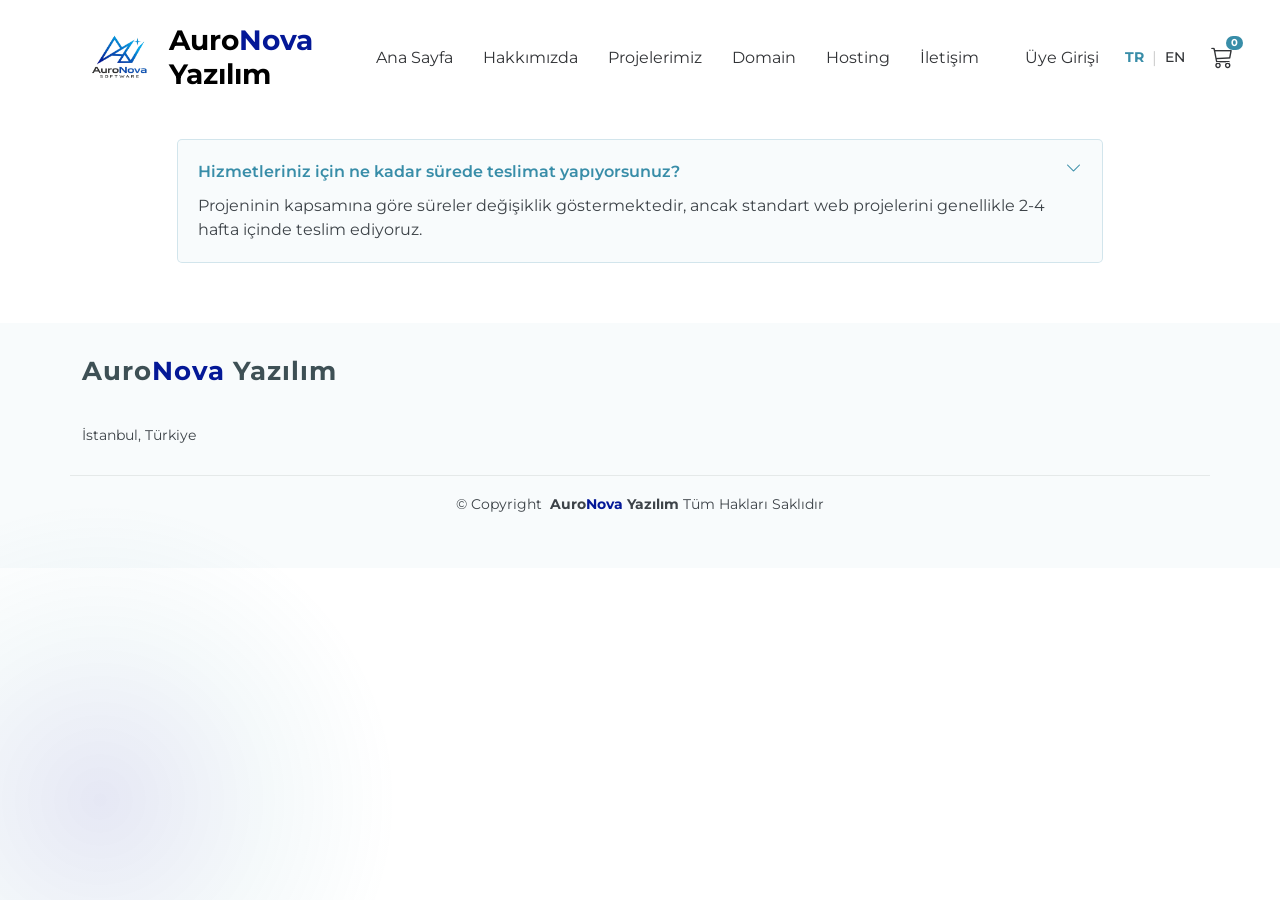
<file: faq.html>
<!DOCTYPE html>
<html lang="tr">

<head>
  <meta charset="utf-8">
  <meta content="width=device-width, initial-scale=1.0" name="viewport">
  <title data-i18n="faq_title">Sıkça Sorulan Sorular</title>
  <meta name="description" content="">
  <meta name="keywords" content="">

  <!-- Favicons -->
  <link href="AuroNova_logo.png" rel="icon" type="image/png">
  <link href="AuroNova_logo.png" rel="apple-touch-icon">

  <!-- Fonts -->
  <link href="https://fonts.googleapis.com" rel="preconnect">
  <link href="https://fonts.gstatic.com" rel="preconnect" crossorigin>
  <link href="https://fonts.googleapis.com/css2?family=Montserrat:ital,wght@0,100..900;1,100..900&display=swap" rel="stylesheet">

  <!-- Vendor CSS Files -->
  <link href="assets/vendor/bootstrap/css/bootstrap.min.css" rel="stylesheet">
  <link href="assets/vendor/bootstrap-icons/bootstrap-icons.css" rel="stylesheet">
  <link href="assets/vendor/aos/aos.css" rel="stylesheet">
  <link href="assets/vendor/glightbox/css/glightbox.min.css" rel="stylesheet">
  <link href="assets/vendor/swiper/swiper-bundle.min.css" rel="stylesheet">

  <!-- Main CSS File -->
  <link href="assets/css/main.css?v=2.1" rel="stylesheet">
</head>

<body class="faq-page">

  <header id="header" class="header d-flex align-items-center fixed-top">
    <div class="container-fluid container-xl position-relative d-flex align-items-center">

      <a href="index.html" class="logo d-flex align-items-center me-auto pe-lg-5">
        <img src="AuroNova_logo.png" alt="AuroNova" style="max-height: 75px; width: auto;">
        <h1 class="sitename">Auro<span class="nova-text">Nova</span> <span data-i18n="brand_software">Software</span></h1>
      </a>

      <nav id="navmenu" class="navmenu">
        <ul>
          <li><a href="index.html" data-i18n="nav_home">Ana Sayfa</a></li>
          <li><a href="about.html" data-i18n="nav_about">Hakkımızda</a></li>
          <li><a href="projects.html" data-i18n="nav_projects">Projelerimiz</a></li>
          <li><a href="domain.html" data-i18n="nav_domain">Domain</a></li>
          <li><a href="hosting.html" data-i18n="nav_hosting">Hosting</a></li>
          <li><a href="contact.html" data-i18n="nav_contact">İletişim</a></li>
          <li><a href="javascript:void(0)" id="nav-auth-btn" class="ms-lg-3" data-bs-toggle="modal" data-bs-target="#authModal" data-i18n="nav_login">Üye Girişi</a></li>
        </ul>
        <i class="mobile-nav-toggle d-xl-none bi bi-list"></i>
      </nav>

      <div class="lang-switcher">
        <a href="#" class="active">TR</a>
        <span>|</span>
        <a href="#">EN</a>
      </div>

      <a class="cart-toggle" data-bs-toggle="offcanvas" href="#offcanvasCart" role="button" aria-controls="offcanvasCart">
        <i class="bi bi-cart3"></i>
        <span class="cart-badge">0</span>
      </a>
    </div>
  </header>

  <main class="main">

    <!-- Page Title -->
    <div class="page-title" data-aos="fade">
      <div class="container d-lg-flex justify-content-between align-items-center">
        <h1 class="mb-2 mb-lg-0" data-i18n="faq_title">Sıkça Sorulan Sorular</h1>
        <nav class="breadcrumbs">
          <ol>
            <li><a href="index.html" data-i18n="nav_home">Ana Sayfa</a></li>
            <li class="current" data-i18n="faq_title">SSS</li>
          </ol>
        </nav>
      </div>
    </div><!-- End Page Title -->

    <!-- Faq Section -->
    <section id="faq" class="faq section">
      <div class="container">
        <div class="row justify-content-center">
          <div class="col-lg-10" data-aos="fade-up" data-aos-delay="100">
            <div class="faq-container">
              <div class="faq-item faq-active">
                <h3 data-i18n="faq_q1">Hizmetleriniz için ne kadar sürede teslimat yapıyorsunuz?</h3>
                <div class="faq-content"><p data-i18n="faq_a1">Süreler değişiklik göstermektedir.</p></div>
                <i class="faq-toggle bi bi-chevron-right"></i>
              </div>
            </div>
          </div>
        </div>
      </div>
    </section>

  </main>

  <footer id="footer" class="footer position-relative light-background">
    <div class="container footer-top">
      <div class="row gy-4">
        <div class="col-lg-4 col-md-6 footer-about">
          <a href="index.html" class="logo d-flex align-items-center">
            <span class="sitename">Auro<span class="nova-text">Nova</span> <span data-i18n="brand_software">Software</span></span>
          </a>
          <div class="footer-contact pt-3">
            <p>İstanbul, Türkiye</p>
          </div>
        </div>
      </div>
    </div>
    <div class="container copyright text-center mt-4">
      <p>© <span>Copyright</span> <strong class="px-1 sitename">Auro<span class="nova-text">Nova</span> <span data-i18n="brand_software">Software</span></strong><span data-i18n="footer_rights">All Rights Reserved</span></p>
    </div>
  </footer>

  <a href="#" id="scroll-top" class="scroll-top d-flex align-items-center justify-content-center"><i class="bi bi-arrow-up-short"></i></a>
  <div id="preloader"></div>

  <!-- Shopping Cart Offcanvas -->
  <div class="offcanvas offcanvas-end offcanvas-cart" tabindex="-1" id="offcanvasCart" aria-labelledby="offcanvasCartLabel">
    <div class="offcanvas-header border-bottom">
      <h5 class="offcanvas-title fw-bold" id="offcanvasCartLabel"><i class="bi bi-cart3 me-2"></i><span data-i18n="cart_title">Sepetiniz</span></h5>
      <button type="button" class="btn-close" data-bs-dismiss="offcanvas" aria-label="Close"></button>
    </div>
    <div class="offcanvas-body">
      <div class="cart-items"></div>
      <div class="cart-total" style="display: none;">
        <div class="d-flex justify-content-between mb-2"><span data-i18n="cart_subtotal">Ara Toplam</span><span class="fw-bold">₺0</span></div>
        <div class="d-flex justify-content-between fs-4 fw-bold border-top pt-3"><span data-i18n="cart_total">Toplam</span><span class="text-primary">₺0</span></div>
      </div>
      <button class="btn btn-primary w-100 btn-lg mt-4" data-i18n="cart_checkout">Ödemeye Geç <i class="bi bi-arrow-right ms-2"></i></button>
    </div>
  </div>

  <!-- Success Modal -->
  <div class="modal fade" id="successModal" tabindex="-1" aria-hidden="true">
    <div class="modal-dialog modal-dialog-centered">
      <div class="modal-content p-4 text-center" style="border-radius: 20px; border: none;">
        <div class="modal-body">
          <div class="mb-3"><i class="bi bi-check-circle-fill text-success" style="font-size: 4rem;"></i></div>
          <h3 class="fw-bold" style="color: #041897;" data-i18n="contact_sent_title">Tebrikler!</h3>
          <p class="text-muted" data-i18n="contact_sent">Mesajınız başarıyla iletildi.</p>
          <button type="button" class="btn btn-primary w-100 mt-3" data-bs-dismiss="modal" style="background: #041897; border-radius: 10px;" data-i18n="auth_continue_btn">Kapat</button>
        </div>
      </div>
    </div>
  </div>

  <div class="global-planet-decor"></div>
  <script src="assets/js/translations.js?v=2.1"></script>
  <script src="assets/vendor/bootstrap/js/bootstrap.bundle.min.js"></script>
  <script src="assets/vendor/aos/aos.js"></script>
  <script src="assets/vendor/glightbox/js/glightbox.min.js"></script>
  <script src="assets/vendor/swiper/swiper-bundle.min.js"></script>
  <script src="assets/js/main.js?v=2.1"></script>
</body>

</html>
</file>
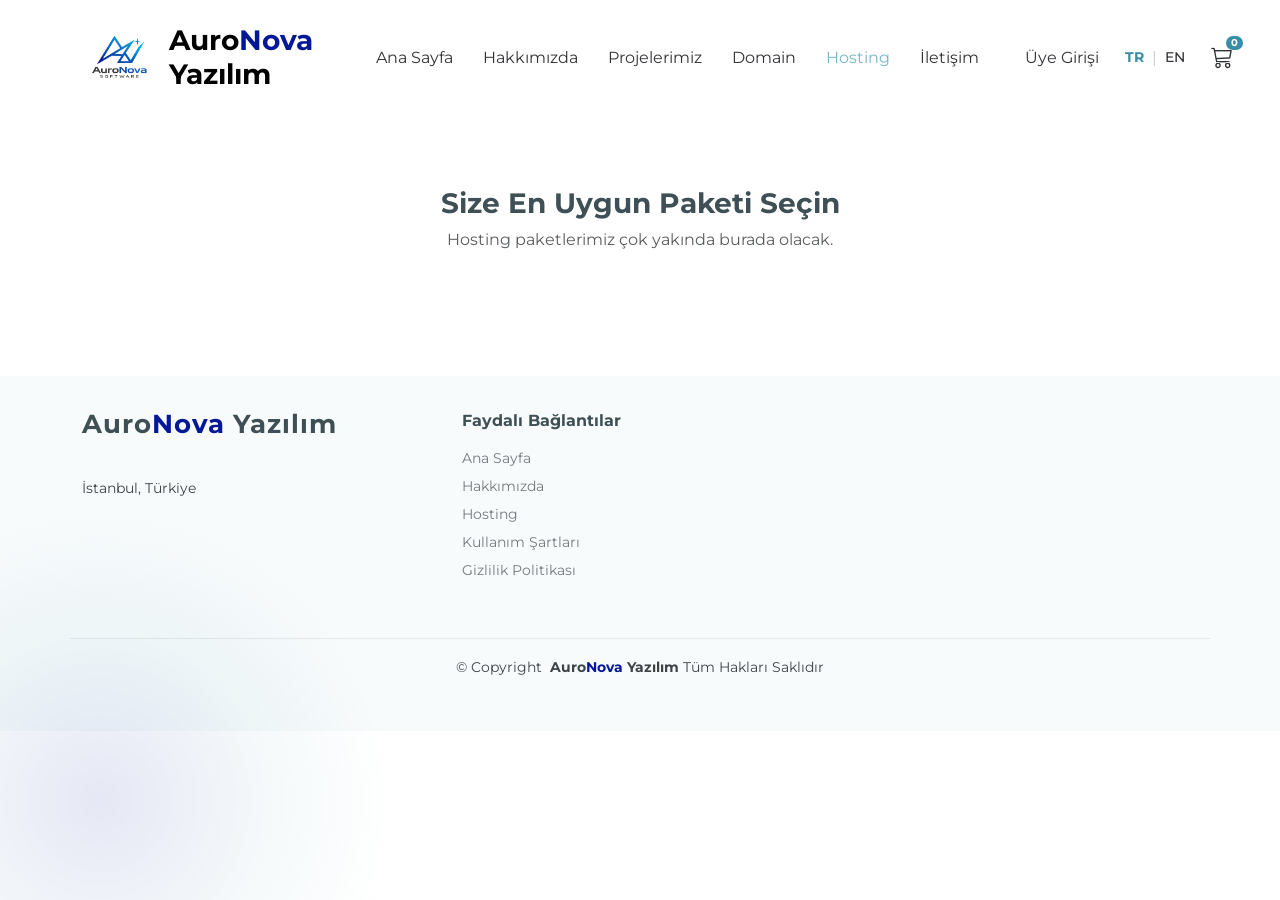
<file: hosting.html>
<!DOCTYPE html>
<html lang="tr">

<head>
  <meta charset="utf-8">
  <meta content="width=device-width, initial-scale=1.0" name="viewport">
  <title data-i18n="hosting_title">Hosting Paketleri - AuroNova Yazılım</title>
  <meta name="description" content="AuroNova Yazılım Hızlı ve Güvenilir Hosting Hizmetleri">
  <meta name="keywords" content="hosting, web hosting, sunucu, bulut sunucu, auronova">

  <!-- Favicons -->
  <link href="AuroNova_logo.png" rel="icon" type="image/png">
  <link href="AuroNova_logo.png" rel="apple-touch-icon">

  <!-- Fonts -->
  <link href="https://fonts.googleapis.com" rel="preconnect">
  <link href="https://fonts.gstatic.com" rel="preconnect" crossorigin>
  <link href="https://fonts.googleapis.com/css2?family=Montserrat:ital,wght@0,100..900;1,100..900&display=swap" rel="stylesheet">

  <!-- Vendor CSS Files -->
  <link href="assets/vendor/bootstrap/css/bootstrap.min.css" rel="stylesheet">
  <link href="assets/vendor/bootstrap-icons/bootstrap-icons.css" rel="stylesheet">
  <link href="assets/vendor/aos/aos.css" rel="stylesheet">
  <link href="assets/vendor/glightbox/css/glightbox.min.css" rel="stylesheet">
  <link href="assets/vendor/swiper/swiper-bundle.min.css" rel="stylesheet">

  <!-- Main CSS File -->
  <link href="assets/css/main.css?v=2.1" rel="stylesheet">
</head>

<body class="starter-page-page">

  <header id="header" class="header d-flex align-items-center fixed-top">
    <div class="container-fluid container-xl position-relative d-flex align-items-center">

      <a href="index.html" class="logo d-flex align-items-center me-auto pe-lg-5">
        <img src="AuroNova_logo.png" alt="AuroNova" style="max-height: 75px; width: auto;">
        <h1 class="sitename">Auro<span class="nova-text">Nova</span> <span data-i18n="brand_software">Yazılım</span></h1>
      </a>

      <nav id="navmenu" class="navmenu">
        <ul>
          <li><a href="index.html" data-i18n="nav_home">Ana Sayfa</a></li>
          <li><a href="about.html" data-i18n="nav_about">Hakkımızda</a></li>
          <li><a href="projects.html" data-i18n="nav_projects">Projelerimiz</a></li>
          <li><a href="domain.html" data-i18n="nav_domain">Domain</a></li>
          <li><a href="hosting.html" class="active" data-i18n="nav_hosting">Hosting</a></li>
          <li><a href="contact.html" data-i18n="nav_contact">İletişim</a></li>
          <li><a href="javascript:void(0)" id="nav-auth-btn" class="ms-lg-3" data-bs-toggle="modal" data-bs-target="#authModal" data-i18n="nav_login">Üye Girişi</a></li>
        </ul>
        <i class="mobile-nav-toggle d-xl-none bi bi-list"></i>
      </nav>

      <div class="lang-switcher">
        <a href="#" class="active">TR</a>
        <span>|</span>
        <a href="#">EN</a>
      </div>

      <a class="cart-toggle" data-bs-toggle="offcanvas" href="#offcanvasCart" role="button" aria-controls="offcanvasCart">
        <i class="bi bi-cart3"></i>
        <span class="cart-badge">0</span>
      </a>
    </div>
  </header>

  <main class="main">

    <!-- Page Title -->
    <div class="page-title" data-aos="fade">
      <div class="container d-lg-flex justify-content-between align-items-center">
        <h1 class="mb-2 mb-lg-0" data-i18n="hosting_title">Hosting Paketleri</h1>
        <nav class="breadcrumbs">
          <ol>
            <li><a href="index.html" data-i18n="nav_home">Ana Sayfa</a></li>
            <li class="current" data-i18n="nav_hosting">Hosting</li>
          </ol>
        </nav>
      </div>
    </div><!-- End Page Title -->

    <section class="section">
      <div class="container text-center py-5">
        <h3 class="fw-bold" data-i18n="hosting_hero_title">Size En Uygun Paketi Seçin</h3>
        <p class="text-muted">Hosting paketlerimiz çok yakında burada olacak.</p>
      </div>
    </section>

  </main>

  <footer id="footer" class="footer position-relative light-background">
    <div class="container footer-top">
      <div class="row gy-4">
        <div class="col-lg-4 col-md-6 footer-about">
          <a href="index.html" class="logo d-flex align-items-center">
            <span class="sitename">Auro<span class="nova-text">Nova</span> <span data-i18n="brand_software">Yazılım</span></span>
          </a>
          <div class="footer-contact pt-3">
            <p>İstanbul, Türkiye</p>
          </div>
        </div>

        <div class="col-lg-2 col-md-3 footer-links">
          <h4 data-i18n="footer_useful_links">Faydalı Bağlantılar</h4>
          <ul>
            <li><a href="#" data-i18n="nav_home">Ana Sayfa</a></li>
            <li><a href="#" data-i18n="nav_about">Hakkımızda</a></li>
            <li><a href="#" data-i18n="nav_hosting">Hizmetler</a></li>
            <li><a href="#" data-i18n="terms_service">Kullanım Şartları</a></li>
            <li><a href="#" data-i18n="privacy_policy">Gizlilik Politikası</a></li>
          </ul>
        </div>
      </div>
    </div>
    <div class="container copyright text-center mt-4">
      <p>© <span>Copyright</span> <strong class="px-1 sitename">Auro<span class="nova-text">Nova</span> <span data-i18n="brand_software">Yazılım</span></strong><span data-i18n="footer_rights">Tüm Hakları Saklıdır</span></p>
    </div>
  </footer>

  <!-- Scroll Top -->
  <a href="#" id="scroll-top" class="scroll-top d-flex align-items-center justify-content-center"><i class="bi bi-arrow-up-short"></i></a>

  <!-- Shopping Cart Offcanvas -->
  <div class="offcanvas offcanvas-end offcanvas-cart" tabindex="-1" id="offcanvasCart" aria-labelledby="offcanvasCartLabel">
    <div class="offcanvas-header border-bottom">
      <h5 class="offcanvas-title fw-bold" id="offcanvasCartLabel"><i class="bi bi-cart3 me-2"></i><span data-i18n="cart_title">Sepetiniz</span></h5>
      <button type="button" class="btn-close" data-bs-dismiss="offcanvas" aria-label="Close"></button>
    </div>
    <div class="offcanvas-body">
      <div class="cart-items">
        <!-- Sepet Boş -->
      </div>

      <div class="cart-total" style="display: none;">
        <div class="d-flex justify-content-between mb-2">
          <span data-i18n="cart_subtotal">Ara Toplam</span>
          <span class="fw-bold">₺0</span>
        </div>
        <div class="d-flex justify-content-between fs-4 fw-bold border-top pt-3">
          <span data-i18n="cart_total">Toplam</span>
          <span class="text-primary">₺0</span>
        </div>
      </div>

      <button class="btn btn-primary w-100 btn-lg mt-4" data-i18n="cart_checkout">Ödemeye Geç <i class="bi bi-arrow-right ms-2"></i></button>
      <button class="btn btn-outline-secondary w-100 mt-2" data-bs-dismiss="offcanvas" data-i18n="cart_continue">Alışverişe Devam Et</button>
    </div>
  </div>

  <!-- Success Modal -->
  <div class="modal fade" id="successModal" tabindex="-1" aria-hidden="true">
    <div class="modal-dialog modal-dialog-centered">
      <div class="modal-content p-4 text-center" style="border-radius: 20px; border: none;">
        <div class="modal-body">
          <div class="mb-3"><i class="bi bi-check-circle-fill text-success" style="font-size: 4rem;"></i></div>
          <h3 class="fw-bold" style="color: #041897;" data-i18n="contact_sent_title">Tebrikler!</h3>
          <p class="text-muted" data-i18n="contact_sent">Mesajınız başarıyla iletildi.</p>
          <button type="button" class="btn btn-primary w-100 mt-3" data-bs-dismiss="modal" style="background: #041897; border-radius: 10px;" data-i18n="auth_continue_btn">Kapat</button>
        </div>
      </div>
    </div>
  </div>

  <div class="global-planet-decor"></div>

  <!-- Translation JS -->
  <script src="assets/js/translations.js?v=2.1"></script>

  <!-- Vendor JS Files -->
  <script src="assets/vendor/bootstrap/js/bootstrap.bundle.min.js"></script>
  <script src="assets/vendor/aos/aos.js"></script>
  <script src="assets/vendor/glightbox/js/glightbox.min.js"></script>
  <script src="assets/vendor/swiper/swiper-bundle.min.js"></script>

  <!-- Main JS File -->
  <script src="assets/js/main.js?v=2.1"></script>

</body>

</html>
</file>
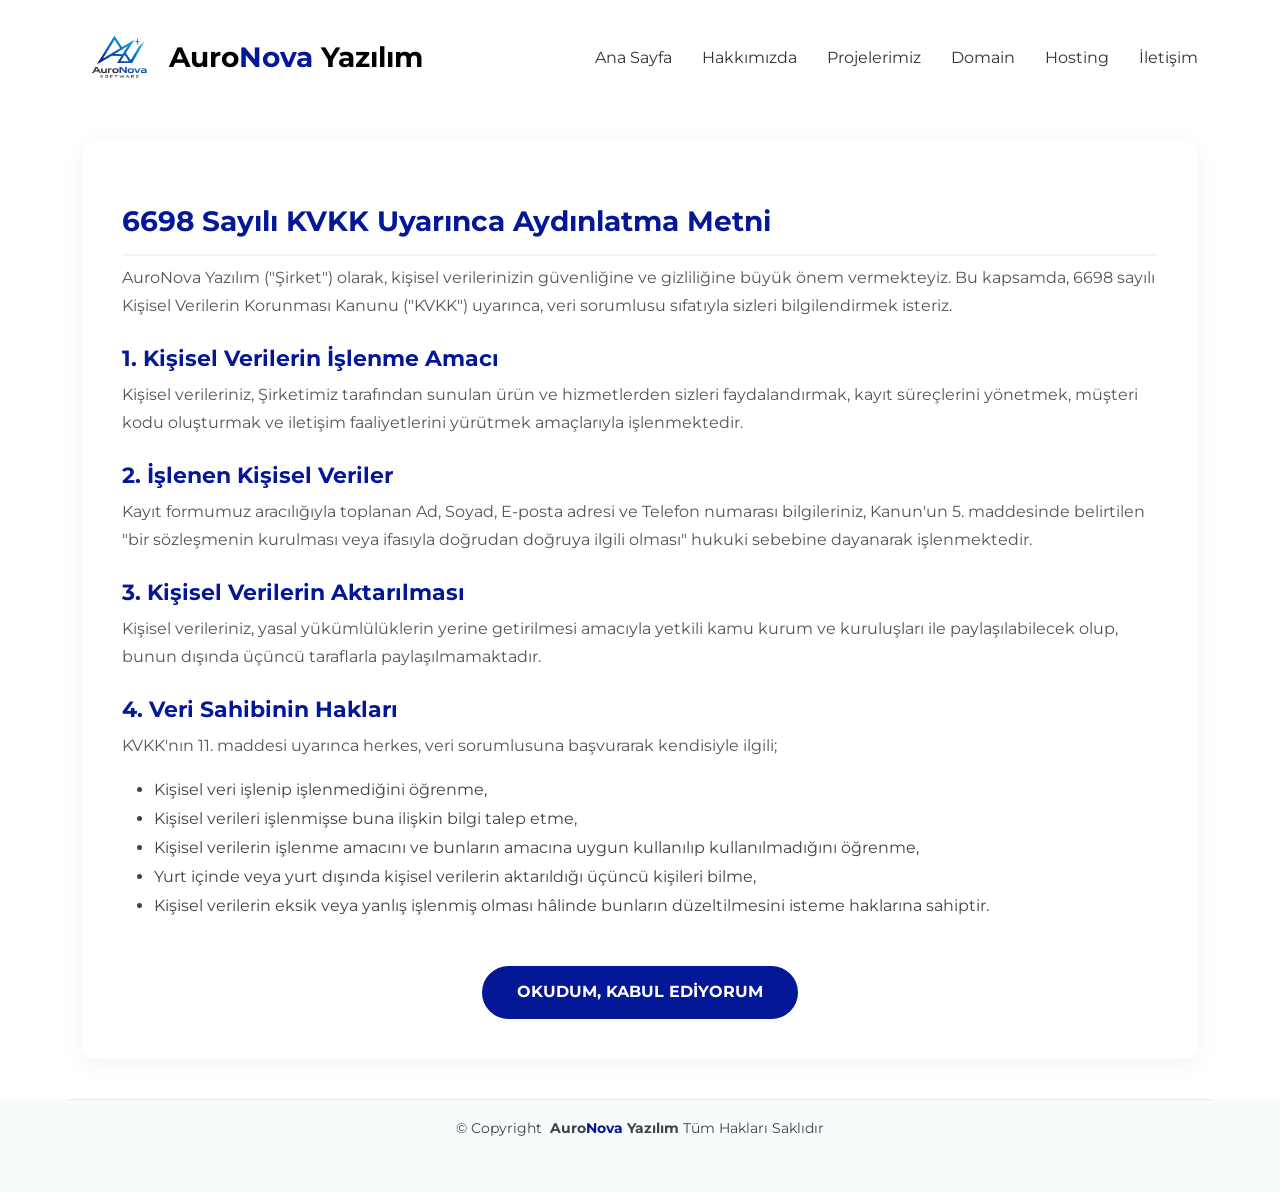
<file: kvkk.html>
<!DOCTYPE html>
<html lang="tr">

<head>
  <meta charset="utf-8">
  <meta content="width=device-width, initial-scale=1.0" name="viewport">
  <title>KVKK Aydınlatma Metni - AuroNova Yazılım</title>
  <meta name="description" content="AuroNova Yazılım Kişisel Verilerin Korunması Kanunu Aydınlatma Metni">

  <!-- Favicons -->
  <link href="AuroNova_logo.png" rel="icon" type="image/png">
  <link href="AuroNova_logo.png" rel="apple-touch-icon">

  <!-- Fonts -->
  <link href="https://fonts.googleapis.com" rel="preconnect">
  <link href="https://fonts.gstatic.com" rel="preconnect" crossorigin>
  <link href="https://fonts.googleapis.com/css2?family=Montserrat:ital,wght@0,100..900;1,100..900&display=swap" rel="stylesheet">

  <!-- Vendor CSS Files -->
  <link href="assets/vendor/bootstrap/css/bootstrap.min.css" rel="stylesheet">
  <link href="assets/vendor/bootstrap-icons/bootstrap-icons.css" rel="stylesheet">
  <link href="assets/vendor/aos/aos.css" rel="stylesheet">

  <!-- Main CSS File -->
  <link href="assets/css/main.css?v=2.1" rel="stylesheet">

  <style>
    .kvkk-content {
      background: #fff;
      padding: 40px;
      border-radius: 15px;
      box-shadow: 0 5px 25px rgba(0,0,0,0.05);
      margin-top: 40px;
      margin-bottom: 40px;
      line-height: 1.8;
    }
    .kvkk-content h1, .kvkk-content h2, .kvkk-content h3 {
      color: #041897;
      font-weight: 700;
      margin-top: 25px;
    }
    .kvkk-content h1 { font-size: 28px; border-bottom: 2px solid #f0f4ff; padding-bottom: 15px; }
    .kvkk-content h2 { font-size: 22px; }
    .kvkk-content p { color: #555; }
    .btn-accept-kvkk {
      background: #041897;
      color: #fff;
      padding: 12px 35px;
      border-radius: 50px;
      font-weight: 700;
      border: none;
      transition: 0.3s;
      margin-top: 30px;
    }
    .btn-accept-kvkk:hover {
      background: #031275;
      transform: translateY(-2px);
      color: #fff;
    }
  </style>
</head>

<body class="starter-page-page">

  <header id="header" class="header d-flex align-items-center fixed-top">
    <div class="container-fluid container-xl position-relative d-flex align-items-center">

      <a href="index.html" class="logo d-flex align-items-center me-auto pe-lg-5">
        <img src="AuroNova_logo.png" alt="AuroNova" style="max-height: 75px; width: auto;">
        <h1 class="sitename">Auro<span class="nova-text">Nova</span> <span data-i18n="brand_software">Yazılım</span></h1>
      </a>

      <nav id="navmenu" class="navmenu">
        <ul>
          <li><a href="index.html">Ana Sayfa</a></li>
          <li><a href="about.html">Hakkımızda</a></li>
          <li><a href="projects.html">Projelerimiz</a></li>
          <li><a href="domain.html">Domain</a></li>
          <li><a href="hosting.html">Hosting</a></li>
          <li><a href="contact.html">İletişim</a></li>
        </ul>
        <i class="mobile-nav-toggle d-xl-none bi bi-list"></i>
      </nav>

    </div>
  </header>

  <main class="main" style="padding-top: 100px;">

    <div class="container">
      <div class="kvkk-content">
        <h1>6698 Sayılı KVKK Uyarınca Aydınlatma Metni</h1>

        <p>AuroNova Yazılım ("Şirket") olarak, kişisel verilerinizin güvenliğine ve gizliliğine büyük önem vermekteyiz. Bu kapsamda, 6698 sayılı Kişisel Verilerin Korunması Kanunu ("KVKK") uyarınca, veri sorumlusu sıfatıyla sizleri bilgilendirmek isteriz.</p>

        <h2>1. Kişisel Verilerin İşlenme Amacı</h2>
        <p>Kişisel verileriniz, Şirketimiz tarafından sunulan ürün ve hizmetlerden sizleri faydalandırmak, kayıt süreçlerini yönetmek, müşteri kodu oluşturmak ve iletişim faaliyetlerini yürütmek amaçlarıyla işlenmektedir.</p>

        <h2>2. İşlenen Kişisel Veriler</h2>
        <p>Kayıt formumuz aracılığıyla toplanan Ad, Soyad, E-posta adresi ve Telefon numarası bilgileriniz, Kanun'un 5. maddesinde belirtilen "bir sözleşmenin kurulması veya ifasıyla doğrudan doğruya ilgili olması" hukuki sebebine dayanarak işlenmektedir.</p>

        <h2>3. Kişisel Verilerin Aktarılması</h2>
        <p>Kişisel verileriniz, yasal yükümlülüklerin yerine getirilmesi amacıyla yetkili kamu kurum ve kuruluşları ile paylaşılabilecek olup, bunun dışında üçüncü taraflarla paylaşılmamaktadır.</p>

        <h2>4. Veri Sahibinin Hakları</h2>
        <p>KVKK'nın 11. maddesi uyarınca herkes, veri sorumlusuna başvurarak kendisiyle ilgili;</p>
        <ul>
          <li>Kişisel veri işlenip işlenmediğini öğrenme,</li>
          <li>Kişisel verileri işlenmişse buna ilişkin bilgi talep etme,</li>
          <li>Kişisel verilerin işlenme amacını ve bunların amacına uygun kullanılıp kullanılmadığını öğrenme,</li>
          <li>Yurt içinde veya yurt dışında kişisel verilerin aktarıldığı üçüncü kişileri bilme,</li>
          <li>Kişisel verilerin eksik veya yanlış işlenmiş olması hâlinde bunların düzeltilmesini isteme haklarına sahiptir.</li>
        </ul>

        <div class="text-center">
          <button class="btn-accept-kvkk" onclick="acceptAndRedirect()">OKUDUM, KABUL EDİYORUM</button>
        </div>
      </div>
    </div>

  </main>

  <footer id="footer" class="footer position-relative light-background">
    <div class="container copyright text-center mt-4">
      <p>© <span>Copyright</span> <strong class="px-1 sitename">Auro<span class="nova-text">Nova</span> Yazılım</strong><span>Tüm Hakları Saklıdır</span></p>
    </div>
  </footer>

  <script>
    function acceptAndRedirect() {
      localStorage.setItem('kvkk_accepted', 'true');
      window.location.href = 'index.html?openAuth=register';
    }
  </script>

</body>

</html>
</file>
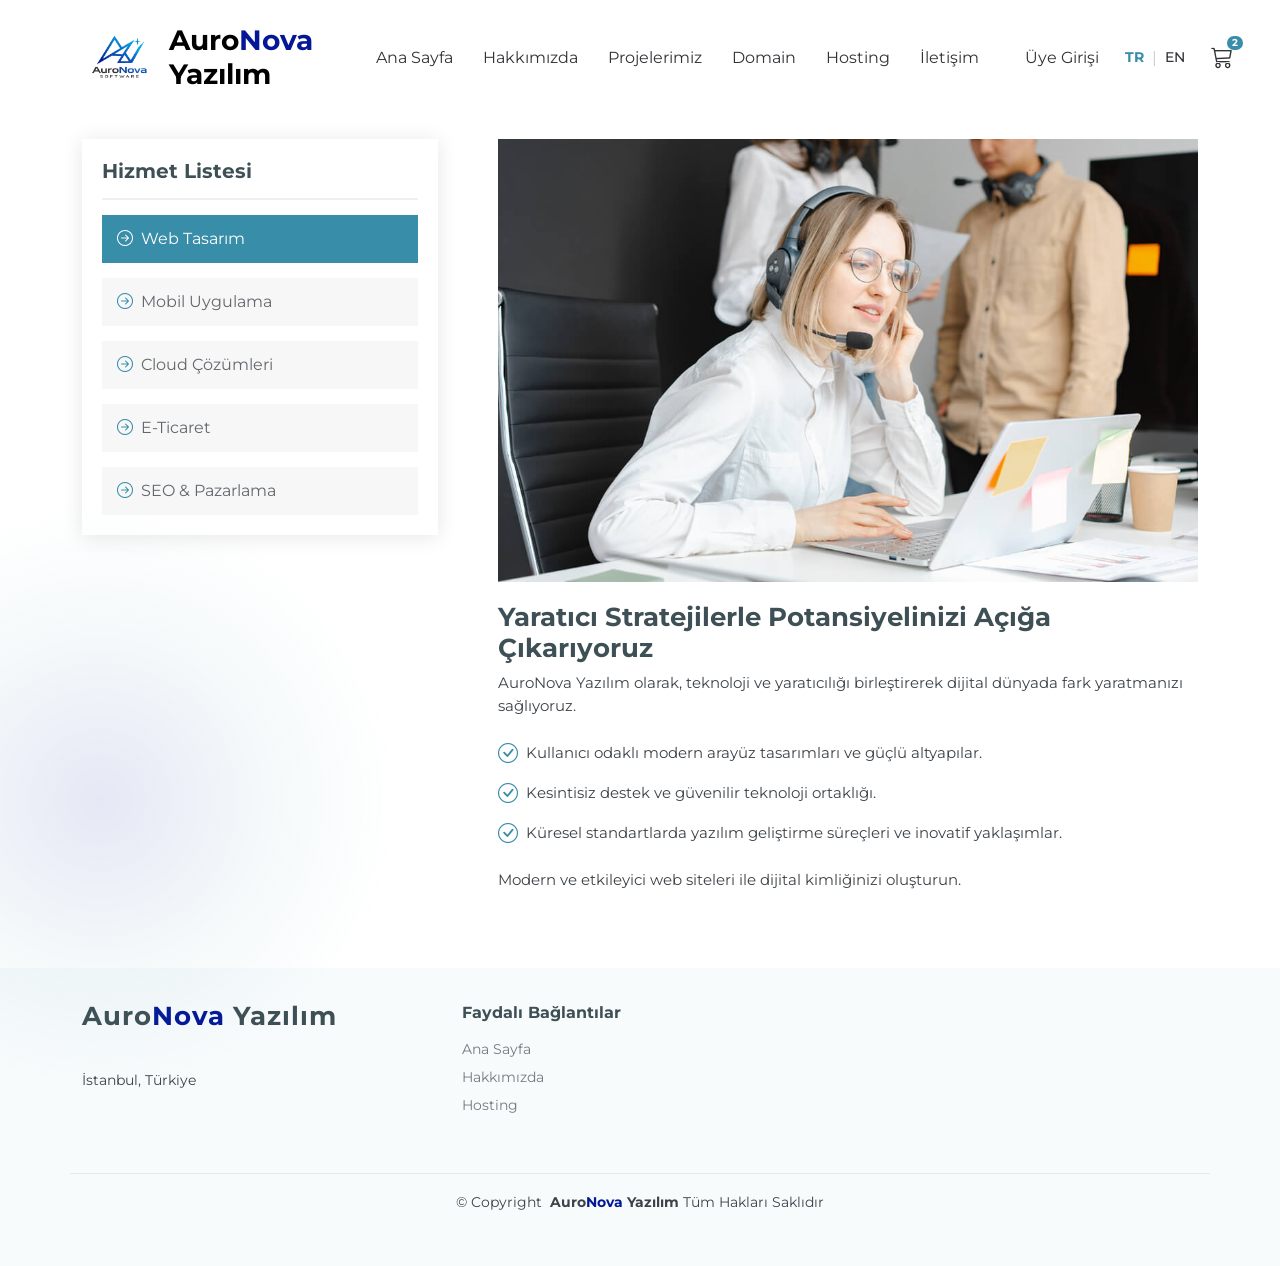
<file: service-details.html>
<!DOCTYPE html>
<html lang="tr">

<head>
  <meta charset="utf-8">
  <meta content="width=device-width, initial-scale=1.0" name="viewport">
  <title data-i18n="service_details_title">Hizmet Detayları - AuroNova Yazılım</title>
  <meta name="description" content="">
  <meta name="keywords" content="">

  <!-- Favicons -->
  <link href="AuroNova_logo.png" rel="icon" type="image/png">
  <link href="AuroNova_logo.png" rel="apple-touch-icon">

  <!-- Fonts -->
  <link href="https://fonts.googleapis.com" rel="preconnect">
  <link href="https://fonts.gstatic.com" rel="preconnect" crossorigin>
  <link href="https://fonts.googleapis.com/css2?family=Montserrat:ital,wght@0,100..900;1,100..900&display=swap" rel="stylesheet">

  <!-- Vendor CSS Files -->
  <link href="assets/vendor/bootstrap/css/bootstrap.min.css" rel="stylesheet">
  <link href="assets/vendor/bootstrap-icons/bootstrap-icons.css" rel="stylesheet">
  <link href="assets/vendor/aos/aos.css" rel="stylesheet">
  <link href="assets/vendor/glightbox/css/glightbox.min.css" rel="stylesheet">
  <link href="assets/vendor/swiper/swiper-bundle.min.css" rel="stylesheet">

  <!-- Main CSS File -->
  <link href="assets/css/main.css?v=2.1" rel="stylesheet">
</head>

<body class="service-details-page">

  <header id="header" class="header d-flex align-items-center fixed-top">
    <div class="container-fluid container-xl position-relative d-flex align-items-center">

      <a href="index.html" class="logo d-flex align-items-center me-auto pe-lg-5">
        <img src="AuroNova_logo.png" alt="AuroNova" style="max-height: 75px; width: auto;">
        <h1 class="sitename">Auro<span class="nova-text">Nova</span> <span data-i18n="brand_software">Yazılım</span></h1>
      </a>

      <nav id="navmenu" class="navmenu">
        <ul>
          <li><a href="index.html" data-i18n="nav_home">Ana Sayfa</a></li>
          <li><a href="about.html" data-i18n="nav_about">Hakkımızda</a></li>
          <li><a href="projects.html" data-i18n="nav_projects">Projelerimiz</a></li>
          <li><a href="domain.html" data-i18n="nav_domain">Domain</a></li>
          <li><a href="hosting.html" data-i18n="nav_hosting">Hosting</a></li>
          <li><a href="contact.html" data-i18n="nav_contact">İletişim</a></li>
          <li><a href="javascript:void(0)" id="nav-auth-btn" class="ms-lg-3" data-bs-toggle="modal" data-bs-target="#authModal" data-i18n="nav_login">Üye Girişi</a></li>
        </ul>
        <i class="mobile-nav-toggle d-xl-none bi bi-list"></i>
      </nav>

      <div class="lang-switcher">
        <a href="#" class="active">TR</a>
        <span>|</span>
        <a href="#">EN</a>
      </div>

      <a class="cart-toggle" data-bs-toggle="offcanvas" href="#offcanvasCart" role="button" aria-controls="offcanvasCart">
        <i class="bi bi-cart3"></i>
        <span class="cart-badge">2</span>
      </a>
    </div>
  </header>

  <main class="main">

    <!-- Page Title -->
    <div class="page-title" data-aos="fade">
      <div class="container d-lg-flex justify-content-between align-items-center">
        <h1 class="mb-2 mb-lg-0" data-i18n="service_details_title">Hizmet Detayları</h1>
        <nav class="breadcrumbs">
          <ol>
            <li><a href="index.html" data-i18n="nav_home">Ana Sayfa</a></li>
            <li class="current" data-i18n="service_details_title">Hizmet Detayları</li>
          </ol>
        </nav>
      </div>
    </div><!-- End Page Title -->

    <!-- Service Details Section -->
    <section id="service-details" class="service-details section">

      <div class="container">

        <div class="row gy-5">

          <div class="col-lg-4" data-aos="fade-up" data-aos-delay="100">

            <div class="service-box">
              <h4 data-i18n="services_list_title">Hizmet Listesi</h4>
              <div class="services-list">
                <a href="#" class="active"><i class="bi bi-arrow-right-circle"></i><span data-i18n="services_1_title">Web Tasarım</span></a>
                <a href="#"><i class="bi bi-arrow-right-circle"></i><span data-i18n="services_2_title">Mobil Uygulama</span></a>
                <a href="#"><i class="bi bi-arrow-right-circle"></i><span data-i18n="services_3_title">Cloud Çözümleri</span></a>
                <a href="#"><i class="bi bi-arrow-right-circle"></i><span data-i18n="services_5_title">E-Ticaret</span></a>
                <a href="#"><i class="bi bi-arrow-right-circle"></i><span data-i18n="services_4_title">SEO & Pazarlama</span></a>
              </div>
            </div><!-- End Services List -->

          </div>

          <div class="col-lg-8 ps-lg-5" data-aos="fade-up" data-aos-delay="200">
            <img src="assets/img/services.jpg" alt="" class="img-fluid services-img">
            <h3 data-i18n="about_title">Yaratıcı Stratejilerle Potansiyelinizi Açığa Çıkarıyoruz</h3>
            <p data-i18n="about_italic">
              AuroNova Yazılım olarak, teknoloji ve yaratıcılığı birleştirerek dijital dünyada fark yaratmanızı sağlıyoruz.
            </p>
            <ul>
              <li><i class="bi bi-check-circle"></i> <span data-i18n="about_li_1">Kullanıcı odaklı modern arayüz tasarımları ve güçlü altyapılar.</span></li>
              <li><i class="bi bi-check-circle"></i> <span data-i18n="about_li_2">Kesintisiz destek ve güvenilir teknoloji ortaklığı.</span></li>
              <li><i class="bi bi-check-circle"></i> <span data-i18n="about_li_3">Küresel standartlarda yazılım geliştirme süreçleri ve inovatif yaklaşımlar.</span></li>
            </ul>
            <p data-i18n="services_1_desc">
              Modern ve etkileyici web siteleri ile dijital kimliğinizi oluşturun.
            </p>
          </div>

        </div>

      </div>

    </section><!-- /Service Details Section -->

  </main>

  <footer id="footer" class="footer position-relative light-background">
    <div class="container footer-top">
      <div class="row gy-4">
        <div class="col-lg-4 col-md-6 footer-about">
          <a href="index.html" class="logo d-flex align-items-center">
            <span class="sitename">Auro<span class="nova-text">Nova</span> <span data-i18n="brand_software">Yazılım</span></span>
          </a>
          <div class="footer-contact pt-3">
            <p>İstanbul, Türkiye</p>
          </div>
        </div>

        <div class="col-lg-2 col-md-3 footer-links">
          <h4 data-i18n="footer_useful_links">Faydalı Bağlantılar</h4>
          <ul>
            <li><a href="#" data-i18n="nav_home">Ana Sayfa</a></li>
            <li><a href="#" data-i18n="nav_about">Hakkımızda</a></li>
            <li><a href="#" data-i18n="nav_hosting">Hizmetler</a></li>
          </ul>
        </div>
      </div>
    </div>
    <div class="container copyright text-center mt-4">
      <p>© <span>Copyright</span> <strong class="px-1 sitename">Auro<span class="nova-text">Nova</span> <span data-i18n="brand_software">Yazılım</span></strong><span data-i18n="footer_rights">Tüm Hakları Saklıdır</span></p>
    </div>
  </footer>

  <!-- Scroll Top -->
  <a href="#" id="scroll-top" class="scroll-top d-flex align-items-center justify-content-center"><i class="bi bi-arrow-up-short"></i></a>

  <!-- Shopping Cart Offcanvas -->
  <div class="offcanvas offcanvas-end offcanvas-cart" tabindex="-1" id="offcanvasCart" aria-labelledby="offcanvasCartLabel">
    <div class="offcanvas-header border-bottom">
      <h5 class="offcanvas-title fw-bold" id="offcanvasCartLabel"><i class="bi bi-cart3 me-2"></i><span data-i18n="cart_title">Sepetiniz</span></h5>
      <button type="button" class="btn-close" data-bs-dismiss="offcanvas" aria-label="Close"></button>
    </div>
    <div class="offcanvas-body">
      <div class="cart-items">
        <div class="cart-item">
          <div class="cart-item-info">
            <h6>auronova.com</h6>
            <small class="text-muted">Domain Kaydı (1 Yıl)</small>
          </div>
          <div class="text-end">
            <div class="cart-item-price">₺249</div>
            <button class="btn btn-sm text-danger p-0"><i class="bi bi-trash"></i> Kaldır</button>
          </div>
        </div>
      </div>

      <div class="cart-total">
        <div class="d-flex justify-content-between mb-2">
          <span data-i18n="cart_subtotal">Ara Toplam</span>
          <span class="fw-bold">₺249</span>
        </div>
        <div class="d-flex justify-content-between fs-4 fw-bold border-top pt-3">
          <span data-i18n="cart_total">Toplam</span>
          <span class="text-primary">₺298.80</span>
        </div>
      </div>

      <button class="btn btn-primary w-100 btn-lg mt-4" data-i18n="cart_checkout">Ödemeye Geç <i class="bi bi-arrow-right ms-2"></i></button>
      <button class="btn btn-outline-secondary w-100 mt-2" data-bs-dismiss="offcanvas" data-i18n="cart_continue">Alışverişe Devam Et</button>
    </div>
  </div>

  <div class="global-planet-decor"></div>

  <!-- Translation JS -->
  <script src="assets/js/translations.js?v=2.1"></script>

  <!-- Vendor JS Files -->
  <script src="assets/vendor/bootstrap/js/bootstrap.bundle.min.js"></script>
  <script src="assets/vendor/aos/aos.js"></script>
  <script src="assets/vendor/glightbox/js/glightbox.min.js"></script>
  <script src="assets/vendor/swiper/swiper-bundle.min.js"></script>

  <!-- Main JS File -->
  <script src="assets/js/main.js?v=2.1"></script>

</body>

</html>
</file>
<file: assets/css/main.css>
/**
* Template Name: QuickStart
* Template URL: https://bootstrapmade.com/quickstart-bootstrap-startup-website-template/
* Updated: Aug 07 2024 with Bootstrap v5.3.3
* Author: BootstrapMade.com
* License: https://bootstrapmade.com/license/
*/

/*--------------------------------------------------------------
# Font & Color Variables
# Help: https://bootstrapmade.com/color-system/
--------------------------------------------------------------*/
@font-face {
  font-family: 'AllumiStdExtended';
  src: url('../../font/allumi-std-extended/allumi-std-extended.otf') format('opentype');
  font-weight: normal;
  font-style: normal;
}

/* Fonts */
:root {
  --default-font: "Montserrat", sans-serif;
  --heading-font: "Montserrat", sans-serif;
  --nav-font: "Montserrat", sans-serif;
}

/* Global Colors - The following color variables are used throughout the website. Updating them here will change the color scheme of the entire website */
:root { 
  --background-color: #ffffff; /* Background color for the entire website, including individual sections */
  --default-color: #3d4348; /* Default color used for the majority of the text content across the entire website */
  --heading-color: #3e5055; /* Color for headings, subheadings and title throughout the website */
  --accent-color: #388da8; /* Accent color that represents your brand on the website. It's used for buttons, links, and other elements that need to stand out */
  --surface-color: #ffffff; /* The surface color is used as a background of boxed elements within sections, such as cards, icon boxes, or other elements that require a visual separation from the global background. */
  --contrast-color: #ffffff; /* Contrast color for text, ensuring readability against backgrounds of accent, heading, or default colors. */
}

/* Nav Menu Colors - The following color variables are used specifically for the navigation menu. They are separate from the global colors to allow for more customization options */
:root {
  --nav-color: #313336;  /* The default color of the main navmenu links */
  --nav-hover-color: #77b6ca; /* Applied to main navmenu links when they are hovered over or active */
  --nav-mobile-background-color: #ffffff; /* Used as the background color for mobile navigation menu */
  --nav-dropdown-background-color: #ffffff; /* Used as the background color for dropdown items that appear when hovering over primary navigation items */
  --nav-dropdown-color: #313336; /* Used for navigation links of the dropdown items in the navigation menu. */
  --nav-dropdown-hover-color: #77b6ca; /* Similar to --nav-hover-color, this color is applied to dropdown navigation links when they are hovered over. */
}

/* Color Presets - These classes override global colors when applied to any section or element, providing reuse of the sam color scheme. */

.light-background {
  --background-color: #f8fbfc;
  --surface-color: #ffffff;
}

.dark-background {
  --background-color: #060606;
  --default-color: #ffffff;
  --heading-color: #ffffff;
  --surface-color: #252525;
  --contrast-color: #ffffff;
}

/* Smooth scroll */
:root {
  scroll-behavior: smooth;
}

/*--------------------------------------------------------------
# General Styling & Shared Classes
--------------------------------------------------------------*/
body {
  color: var(--default-color);
  background-color: var(--background-color);
  font-family: var(--default-font);
}

a {
  color: var(--accent-color);
  text-decoration: none;
  transition: 0.3s;
}

a:hover {
  color: color-mix(in srgb, var(--accent-color), transparent 25%);
  text-decoration: none;
}

h1,
h2,
h3,
h4,
h5,
h6 {
  color: var(--heading-color);
  font-family: var(--heading-font);
}

/* PHP Email Form Messages
------------------------------*/
.php-email-form .error-message {
  display: none;
  background: #df1529;
  color: #ffffff;
  text-align: left;
  padding: 15px;
  margin-bottom: 24px;
  font-weight: 600;
}

.php-email-form .sent-message {
  display: none;
  color: #ffffff;
  background: #059652;
  text-align: center;
  padding: 15px;
  margin-bottom: 24px;
  font-weight: 600;
}

.php-email-form .loading {
  display: none;
  background: var(--surface-color);
  text-align: center;
  padding: 15px;
  margin-bottom: 24px;
}

.php-email-form .loading:before {
  content: "";
  display: inline-block;
  border-radius: 50%;
  width: 24px;
  height: 24px;
  margin: 0 10px -6px 0;
  border: 3px solid var(--accent-color);
  border-top-color: var(--surface-color);
  animation: php-email-form-loading 1s linear infinite;
}

@keyframes php-email-form-loading {
  0% {
    transform: rotate(0deg);
  }

  100% {
    transform: rotate(360deg);
  }
}

/* Domain Search Result & Suggestions */
.domain-result-box {
  background: var(--surface-color);
  padding: 30px;
  border-radius: 10px;
  box-shadow: 0 5px 20px rgba(0,0,0,0.05);
  margin-top: 30px;
}

.domain-status {
  display: flex;
  align-items: center;
  justify-content: space-between;
  padding: 15px;
  background: #f1f8f9;
  border-radius: 8px;
  border-left: 5px solid var(--accent-color);
}

.domain-status.available {
  border-left-color: #28a745;
}

.suggestion-list {
  margin-top: 40px;
}

.suggestion-item {
  display: flex;
  align-items: center;
  justify-content: space-between;
  padding: 15px;
  border-bottom: 1px solid #eee;
  transition: 0.3s;
}

.suggestion-item:hover {
  background: #f9f9f9;
}

.suggestion-name {
  font-weight: 600;
  font-size: 18px;
  color: var(--heading-color);
}

.suggestion-price {
  font-weight: 700;
  color: var(--accent-color);
}

.badge-available {
  background: #e8f5e9;
  color: #2e7d32;
  padding: 4px 10px;
  border-radius: 4px;
  font-size: 12px;
  font-weight: 600;
  text-transform: uppercase;
}

/* Cart Styles */
.cart-toggle {
  position: relative;
  margin-left: 20px;
  font-size: 22px;
  color: var(--nav-color);
  cursor: pointer;
  display: flex;
  align-items: center;
  transition: 0.3s;
}

.cart-toggle:hover {
  color: var(--nav-hover-color);
}

.cart-badge {
  position: absolute;
  top: -5px;
  right: -10px;
  background: var(--accent-color);
  color: #fff;
  font-size: 10px;
  font-weight: 700;
  padding: 2px 5px;
  border-radius: 50px;
  line-height: 1;
}

.offcanvas-cart {
  width: 400px !important;
}

.cart-item {
  display: flex;
  justify-content: space-between;
  align-items: center;
  padding: 15px 0;
  border-bottom: 1px solid #eee;
}

.cart-item-info h6 {
  margin-bottom: 2px;
  font-weight: 600;
}

.cart-item-price {
  font-weight: 700;
  color: var(--accent-color);
}

.cart-total {
  padding: 20px 0;
  border-top: 2px solid #eee;
  margin-top: 20px;
}

/* Auth Modal Styles */
#authModal .modal-content {
  border-radius: 15px;
  border: none;
  box-shadow: 0 10px 30px rgba(0,0,0,0.1);
}

#authModal .nav-tabs {
  border-bottom: none;
  justify-content: center;
  margin-bottom: 20px;
}

#authModal .nav-link {
  border: none;
  font-weight: 700;
  color: #999;
  padding: 10px 25px;
}

#authModal .nav-link.active {
  color: #041897;
  border-bottom: 3px solid #041897;
  background: none;
}

#authModal .form-control {
  border-radius: 8px;
  background: #f8fafc;
  border: 1.5px solid #eee;
  padding: 10px 15px;
}

#authModal .btn-auth {
  background: #041897;
  color: #fff;
  width: 100%;
  padding: 12px;
  font-weight: 700;
  border-radius: 8px;
  border: none;
  transition: 0.3s;
}

#authModal .btn-auth:hover {
  background: #031275;
  transform: translateY(-2px);
}

.customer-code-display {
  font-size: 24px;
  font-weight: 700;
  color: #041897;
  letter-spacing: 3px;
  background: #f0f4ff;
  padding: 15px;
  border-radius: 10px;
  display: inline-block;
  margin: 15px 0;
}

/* Projects Section Styles */
.project-card {
  background: #fff;
  border-radius: 15px;
  overflow: hidden;
  box-shadow: 0 5px 25px rgba(0,0,0,0.05);
  transition: all 0.3s ease;
  height: 100%;
  border: 1px solid #f0f0f0;
}

.project-card:hover {
  transform: translateY(-10px);
  box-shadow: 0 15px 35px rgba(4,24,151,0.1);
  border-color: #041897;
}

.project-img-wrapper {
  position: relative;
  overflow: hidden;
  height: 220px;
  background: #f8f9fa;
  display: flex;
  align-items: center;
  justify-content: center;
}

.project-img-wrapper i {
  font-size: 60px;
  color: #041897;
  opacity: 0.2;
}

.project-content {
  padding: 25px;
}

.project-content h4 {
  font-weight: 700;
  font-size: 1.25rem;
  margin-bottom: 10px;
  color: #000;
}

.project-content p {
  color: #666;
  font-size: 0.95rem;
  line-height: 1.6;
}

/* Projects Section (Visual Upgrade) */
#projects {
  position: relative;
  overflow: hidden;
  background:
    linear-gradient(180deg, #ffffff 0%, #f4f8fb 100%);
}

#projects::before {
  content: "";
  position: absolute;
  top: 0;
  left: 0;
  right: 0;
  bottom: 0;
  background-image:
    radial-gradient(1.5px 1.5px at 50px 50px, #041897, rgba(0,0,0,0)),
    radial-gradient(2px 2px at 150px 150px, #041897, rgba(0,0,0,0)),
    radial-gradient(1px 1px at 250px 80px, #041897, rgba(0,0,0,0)),
    radial-gradient(1.5px 1.5px at 350px 200px, #041897, rgba(0,0,0,0)),
    radial-gradient(2px 2px at 450px 120px, #041897, rgba(0,0,0,0));
  background-repeat: repeat;
  background-size: 600px 600px;
  opacity: 0.1; /* Daha silik yıldızlar */
  z-index: 1;
}

/* Global Planet/World Decor Effect */
.global-planet-decor {
  position: fixed;
  bottom: -200px;
  left: -200px;
  width: 600px;
  height: 600px;
  background: radial-gradient(circle, rgba(4, 24, 151, 0.1) 0%, rgba(56, 141, 168, 0.05) 40%, transparent 70%);
  border-radius: 50%;
  pointer-events: none;
  z-index: 996; /* Her şeyin üzerinde, Header'ın altında */
}

/* Ensure body has relative position for decor if needed, but fixed is better for all pages */
body {
  position: relative;
  overflow-x: hidden;
}

#projects .container {
  position: relative;
  z-index: 2;
}

.visual-project-card {
  background: #fff;
  height: 100%;
  min-height: 450px;
  border-radius: 30px;
  display: flex;
  flex-direction: column;
  overflow: hidden;
  transition: all 0.4s cubic-bezier(0.175, 0.885, 0.32, 1.275);
  border: 1px solid #f0f0f0;
  box-shadow: 0 10px 30px rgba(0, 0, 0, 0.05);
}

.visual-project-card:hover {
  transform: translateY(-10px);
  box-shadow: 0 20px 40px rgba(4, 24, 151, 0.1);
  border-color: #041897;
}

.project-img-container {
  width: 100%;
  height: 250px;
  overflow: hidden;
  background: #f8f9fa;
}

.project-img-container img {
  width: 100%;
  height: 100%;
  object-fit: cover;
  transition: transform 0.5s ease;
}

.visual-project-card:hover .project-img-container img {
  transform: scale(1.1);
}

.project-info-container {
  padding: 25px;
  flex-grow: 1;
  display: flex;
  flex-direction: column;
}

.project-info-container h4 {
  font-weight: 700;
  font-size: 1.2rem;
  margin-bottom: 12px;
  color: #000;
}

.project-info-container p {
  color: #666;
  font-size: 0.9rem;
  line-height: 1.6;
  margin-bottom: 0;
}

/* Premium Contact Form Styles */
.contact-container-premium {
  background: #fff;
  border-radius: 24px;
  padding: 50px;
  box-shadow: 0 20px 60px rgba(0,0,0,0.05);
  border: 1px solid #f0f4f9;
}

.contact-field-wrapper {
  position: relative;
  margin-bottom: 25px;
}

.contact-field-wrapper i {
  position: absolute;
  left: 20px;
  top: 50%;
  transform: translateY(-50%);
  color: #041897;
  font-size: 1.2rem;
  opacity: 0.5;
}

.contact-field-wrapper textarea + i {
  top: 30px;
}

.form-control-premium {
  width: 100%;
  padding: 15px 15px 15px 55px;
  border-radius: 12px;
  border: 2px solid #eef2f7;
  background: #f8fafc;
  font-family: 'Montserrat', sans-serif;
  font-size: 0.95rem;
  transition: all 0.3s ease;
}

.form-control-premium:focus {
  border-color: #041897;
  background: #fff;
  box-shadow: 0 0 0 4px rgba(4, 24, 151, 0.05);
  outline: none;
}

.btn-send-premium {
  background: #041897;
  color: #fff;
  border: none;
  padding: 18px 45px;
  border-radius: 14px;
  font-weight: 700;
  font-size: 1rem;
  letter-spacing: 1px;
  width: 100%;
  transition: all 0.3s ease;
  display: flex;
  align-items: center;
  justify-content: center;
  gap: 10px;
}

.btn-send-premium:hover {
  background: #031275;
  transform: translateY(-3px);
  box-shadow: 0 10px 25px rgba(4, 24, 151, 0.2);
}

.contact-info-pill {
  background: #f0f4ff;
  color: #041897;
  padding: 8px 20px;
  border-radius: 50px;
  font-weight: 600;
  font-size: 0.85rem;
  display: inline-block;
  margin-bottom: 20px;
}

/*--------------------------------------------------------------
# Global Header
--------------------------------------------------------------*/
.header {
  color: var(--default-color);
  background-color: var(--background-color);
  padding: 20px 0;
  transition: all 0.5s;
  z-index: 997;
}

.header .logo {
  line-height: 1;
}

.header .logo img {
  max-height: 75px;
  margin-right: 12px;
}

.header .logo h1 {
  font-size: 28px;
  margin: 0;
  font-weight: 700;
  color: #000000;
}

.nova-text {
  color: #041897 !important;
}

@media (max-width: 1200px) {
  .header .logo img {
    max-height: 40px;
  }
  .header .logo h1 {
    font-size: 18px;
  }

  .header .container-fluid {
    justify-content: space-between;
  }

  .navmenu {
    order: 4;
  }

  .lang-switcher {
    order: 2;
    margin-left: auto;
  }

  .cart-toggle {
    order: 3;
    margin-left: 15px;
  }

  .mobile-nav-toggle {
    margin-left: 15px;
  }
}

@media (max-width: 480px) {
  .header .logo h1 {
    display: none;
  }

  .header .logo img {
    max-height: 35px;
  }

  .lang-switcher {
    font-size: 12px;
  }

  .cart-toggle {
    font-size: 18px;
  }
}

/* Hero Section Mobile Fixes */
@media (max-width: 768px) {
  .hero {
    padding: 120px 0 30px 0;
    min-height: auto;
  }

  .hero h1 {
    font-size: 26px;
    line-height: 1.2;
  }

  .hero p {
    font-size: 16px;
    line-height: 1.4;
  }
}

/* Section Padding Mobile */
@media (max-width: 768px) {
  section, .section {
    padding: 60px 0;
  }

  .section-title {
    padding-bottom: 30px;
  }

  .section-title h2 {
    font-size: 24px;
  }

  .about .content h3 {
    font-size: 1.5rem;
  }
}

/* Language Switcher Styles */
.lang-switcher {
  margin-left: 20px;
  display: flex;
  align-items: center;
  font-family: var(--nav-font);
}

.lang-switcher a {
  color: var(--nav-color);
  font-size: 14px;
  font-weight: 500;
  padding: 2px 6px;
  text-transform: uppercase;
  transition: 0.3s;
}

.lang-switcher a:hover {
  color: var(--nav-hover-color);
}

.lang-switcher a.active {
  color: var(--accent-color);
  font-weight: 700;
}

.lang-switcher span {
  color: #ccc;
  margin: 0 2px;
}

.header .btn-getstarted,
.header .btn-getstarted:focus {
  color: var(--contrast-color);
  background: var(--accent-color);
  font-size: 14px;
  padding: 8px 25px;
  margin: 0 0 0 30px;
  border-radius: 50px;
  transition: 0.3s;
}

.header .btn-getstarted:hover,
.header .btn-getstarted:focus:hover {
  color: var(--contrast-color);
  background: color-mix(in srgb, var(--accent-color), transparent 15%);
}

@media (max-width: 1200px) {
  .header .logo {
    order: 1;
  }

  .header .btn-getstarted {
    order: 2;
    margin: 0 15px 0 0;
    padding: 6px 15px;
  }

  .header .navmenu {
    order: 3;
  }
}

.scrolled .header {
  box-shadow: 0px 0 18px rgba(0, 0, 0, 0.1);
}

/* Index Page Header
------------------------------*/
.index-page .header {
  --background-color: rgba(255, 255, 255, 0);
}

/* Index Page Header on Scroll
------------------------------*/
.index-page.scrolled .header {
  --background-color: #ffffff;
}

/*--------------------------------------------------------------
# Navigation Menu
--------------------------------------------------------------*/
/* Desktop Navigation */
@media (min-width: 1200px) {
  .navmenu {
    padding: 0;
  }

  .navmenu ul {
    margin: 0;
    padding: 0;
    display: flex;
    list-style: none;
    align-items: center;
  }

  .navmenu li {
    position: relative;
  }

  .navmenu a,
  .navmenu a:focus {
    color: var(--nav-color);
    padding: 18px 15px;
    font-size: 16px;
    font-family: var(--nav-font);
    font-weight: 400;
    display: flex;
    align-items: center;
    justify-content: space-between;
    white-space: nowrap;
    transition: 0.3s;
  }

  .navmenu a i,
  .navmenu a:focus i {
    font-size: 12px;
    line-height: 0;
    margin-left: 5px;
    transition: 0.3s;
  }

  .navmenu li:last-child a {
    padding-right: 0;
  }

  .navmenu li:hover>a,
  .navmenu .active,
  .navmenu .active:focus {
    color: var(--nav-hover-color);
  }

  .navmenu .dropdown ul {
    margin: 0;
    padding: 10px 0;
    background: var(--nav-dropdown-background-color);
    display: block;
    position: absolute;
    visibility: hidden;
    left: 14px;
    top: 130%;
    opacity: 0;
    transition: 0.3s;
    border-radius: 4px;
    z-index: 99;
    box-shadow: 0px 0px 30px rgba(0, 0, 0, 0.1);
  }

  .navmenu .dropdown ul li {
    min-width: 200px;
  }

  .navmenu .dropdown ul a {
    padding: 10px 20px;
    font-size: 15px;
    text-transform: none;
    color: var(--nav-dropdown-color);
  }

  .navmenu .dropdown ul a i {
    font-size: 12px;
  }

  .navmenu .dropdown ul a:hover,
  .navmenu .dropdown ul .active:hover,
  .navmenu .dropdown ul li:hover>a {
    color: var(--nav-dropdown-hover-color);
  }

  .navmenu .dropdown:hover>ul {
    opacity: 1;
    top: 100%;
    visibility: visible;
  }

  .navmenu .dropdown .dropdown ul {
    top: 0;
    left: -90%;
    visibility: hidden;
  }

  .navmenu .dropdown .dropdown:hover>ul {
    opacity: 1;
    top: 0;
    left: -100%;
    visibility: visible;
  }

  .navmenu .megamenu {
    position: static;
  }

  .navmenu .megamenu ul {
    margin: 0;
    padding: 10px;
    background: var(--nav-dropdown-background-color);
    box-shadow: 0px 0px 20px rgba(0, 0, 0, 0.1);
    position: absolute;
    top: 130%;
    left: 0;
    right: 0;
    visibility: hidden;
    opacity: 0;
    display: flex;
    transition: 0.3s;
    border-radius: 4px;
    z-index: 99;
  }

  .navmenu .megamenu ul li {
    flex: 1;
  }

  .navmenu .megamenu ul li a,
  .navmenu .megamenu ul li:hover>a {
    padding: 10px 20px;
    font-size: 15px;
    color: var(--nav-dropdown-color);
  }

  .navmenu .megamenu ul li a:hover,
  .navmenu .megamenu ul li .active,
  .navmenu .megamenu ul li .active:hover {
    color: var(--nav-dropdown-hover-color);
  }

  .navmenu .megamenu:hover>ul {
    opacity: 1;
    top: 100%;
    visibility: visible;
  }
}

/* Mobile Navigation */
@media (max-width: 1199px) {
  .mobile-nav-toggle {
    color: var(--nav-color);
    font-size: 28px;
    line-height: 0;
    margin-right: 10px;
    cursor: pointer;
    transition: color 0.3s;
  }

  .navmenu {
    padding: 0;
    z-index: 9997;
  }

  .navmenu ul {
    display: none;
    list-style: none;
    position: absolute;
    inset: 60px 20px 20px 20px;
    padding: 10px 0;
    margin: 0;
    border-radius: 6px;
    background-color: var(--nav-mobile-background-color);
    overflow-y: auto;
    transition: 0.3s;
    z-index: 9998;
    box-shadow: 0px 0px 30px rgba(0, 0, 0, 0.1);
  }

  .navmenu a,
  .navmenu a:focus {
    color: var(--nav-dropdown-color);
    padding: 10px 20px;
    font-family: var(--nav-font);
    font-size: 17px;
    font-weight: 500;
    display: flex;
    align-items: center;
    justify-content: space-between;
    white-space: nowrap;
    transition: 0.3s;
  }

  .navmenu a i,
  .navmenu a:focus i {
    font-size: 12px;
    line-height: 0;
    margin-left: 5px;
    width: 30px;
    height: 30px;
    display: flex;
    align-items: center;
    justify-content: center;
    border-radius: 50%;
    transition: 0.3s;
    background-color: color-mix(in srgb, var(--accent-color), transparent 90%);
  }

  .navmenu a i:hover,
  .navmenu a:focus i:hover {
    background-color: var(--accent-color);
    color: var(--contrast-color);
  }

  .navmenu a:hover,
  .navmenu .active,
  .navmenu .active:focus {
    color: var(--nav-dropdown-hover-color);
  }

  .navmenu .active i,
  .navmenu .active:focus i {
    background-color: var(--accent-color);
    color: var(--contrast-color);
    transform: rotate(180deg);
  }

  .navmenu .dropdown ul {
    position: static;
    display: none;
    z-index: 99;
    padding: 10px 0;
    margin: 10px 20px;
    background-color: var(--nav-dropdown-background-color);
    border: 1px solid color-mix(in srgb, var(--default-color), transparent 90%);
    transition: all 0.5s ease-in-out;
    box-shadow: none;
  }

  .navmenu .dropdown ul ul {
    background-color: rgba(33, 37, 41, 0.1);
  }

  .navmenu .dropdown>.dropdown-active {
    display: block;
    background-color: rgba(33, 37, 41, 0.03);
  }

  .mobile-nav-active {
    overflow: hidden;
  }

  .mobile-nav-active .mobile-nav-toggle {
    color: #fff;
    position: absolute;
    font-size: 32px;
    top: 15px;
    right: 15px;
    margin-right: 0;
    z-index: 9999;
  }

  .mobile-nav-active .navmenu {
    position: fixed;
    overflow: hidden;
    inset: 0;
    background: rgba(33, 37, 41, 0.8);
    transition: 0.3s;
  }

  .mobile-nav-active .navmenu>ul {
    display: block;
  }
}

/*--------------------------------------------------------------
# Global Footer
--------------------------------------------------------------*/
.footer {
  color: var(--default-color);
  background-color: var(--background-color);
  font-size: 14px;
  padding-bottom: 35px;
  position: relative;
}

.footer .footer-top {
  padding-top: 35px;
}

.footer .footer-about .logo {
  line-height: 1;
  margin-bottom: 25px;
}

.footer .footer-about .logo img {
  max-height: 40px;
  margin-right: 6px;
}

.footer .footer-about .logo span {
  font-size: 26px;
  font-weight: 700;
  letter-spacing: 1px;
  font-family: var(--heading-font);
  color: var(--heading-color);
}

.footer .footer-about p {
  font-size: 14px;
  font-family: var(--heading-font);
}

.footer .social-links a {
  display: flex;
  align-items: center;
  justify-content: center;
  width: 40px;
  height: 40px;
  border-radius: 50%;
  border: 1px solid color-mix(in srgb, var(--default-color), transparent 50%);
  font-size: 16px;
  color: color-mix(in srgb, var(--default-color), transparent 30%);
  margin-right: 10px;
  transition: 0.3s;
}

.footer .social-links a:hover {
  color: var(--accent-color);
  border-color: var(--accent-color);
}

.footer h4 {
  font-size: 16px;
  font-weight: bold;
  position: relative;
  padding-bottom: 12px;
}

.footer .footer-links {
  margin-bottom: 30px;
}

.footer .footer-links ul {
  list-style: none;
  padding: 0;
  margin: 0;
}

.footer .footer-links ul i {
  padding-right: 2px;
  font-size: 12px;
  line-height: 0;
}

.footer .footer-links ul li {
  padding: 7px 0;
  display: flex;
  align-items: center;
}

.footer .footer-links ul li:first-child {
  padding-top: 0;
}

.footer .footer-links ul a {
  color: color-mix(in srgb, var(--default-color), transparent 30%);
  display: inline-block;
  line-height: 1;
}

.footer .footer-links ul a:hover {
  color: var(--accent-color);
}

.footer .footer-contact p {
  margin-bottom: 5px;
}

.footer .footer-newsletter .newsletter-form {
  margin-top: 30px;
  margin-bottom: 15px;
  padding: 6px 8px;
  position: relative;
  border-radius: 50px;
  border: 1px solid color-mix(in srgb, var(--accent-color), transparent 70%);
  display: flex;
  background-color: var(--surface-color);
  transition: 0.3s;
}

.footer .footer-newsletter .newsletter-form:focus-within {
  border-color: var(--accent-color);
}

.footer .footer-newsletter .newsletter-form input[type=email] {
  border: 0;
  padding: 4px 10px;
  width: 100%;
  background-color: var(--contrsast-color);
  color: var(--default-color);
}

.footer .footer-newsletter .newsletter-form input[type=email]:focus-visible {
  outline: none;
}

.footer .footer-newsletter .newsletter-form input[type=submit] {
  border: 0;
  font-size: 16px;
  padding: 0 20px;
  margin: -7px -9px -7px 0;
  background: var(--accent-color);
  color: var(--contrast-color);
  transition: 0.3s;
  border-radius: 50px;
}

.footer .footer-newsletter .newsletter-form input[type=submit]:hover {
  background: color-mix(in srgb, var(--accent-color), transparent 20%);
}

.footer .copyright {
  padding-top: 18px;
  padding-bottom: 18px;
  border-top: 1px solid color-mix(in srgb, var(--default-color), transparent 90%);
}

.footer .copyright p {
  margin-bottom: 0;
}

.footer .credits {
  margin-top: 6px;
  font-size: 13px;
}

/*--------------------------------------------------------------
# Preloader
--------------------------------------------------------------*/
#preloader {
  position: fixed;
  inset: 0;
  z-index: 9999;
  overflow: hidden;
  background-color: var(--background-color);
  transition: all 0.6s ease-out;
  width: 100%;
  height: 100vh;
}

#preloader:before,
#preloader:after {
  content: "";
  position: absolute;
  border: 4px solid var(--accent-color);
  border-radius: 50%;
  animation: animate-preloader 2s cubic-bezier(0, 0.2, 0.8, 1) infinite;
}

#preloader:after {
  animation-delay: -0.5s;
}

@keyframes animate-preloader {
  0% {
    width: 10px;
    height: 10px;
    top: calc(50% - 5px);
    left: calc(50% - 5px);
    opacity: 1;
  }

  100% {
    width: 72px;
    height: 72px;
    top: calc(50% - 36px);
    left: calc(50% - 36px);
    opacity: 0;
  }
}

/*--------------------------------------------------------------
# Scroll Top Button
--------------------------------------------------------------*/
.scroll-top {
  position: fixed;
  visibility: hidden;
  opacity: 0;
  right: 15px;
  bottom: -15px;
  z-index: 99999;
  background-color: var(--accent-color);
  width: 44px;
  height: 44px;
  border-radius: 50px;
  transition: all 0.4s;
}

.scroll-top i {
  font-size: 24px;
  color: var(--contrast-color);
  line-height: 0;
}

.scroll-top:hover {
  background-color: color-mix(in srgb, var(--accent-color), transparent 20%);
  color: var(--contrast-color);
}

.scroll-top.active {
  visibility: visible;
  opacity: 1;
  bottom: 15px;
}

/*--------------------------------------------------------------
# Disable aos animation delay on mobile devices
--------------------------------------------------------------*/
@media screen and (max-width: 768px) {
  [data-aos-delay] {
    transition-delay: 0 !important;
  }
}

/*--------------------------------------------------------------
# Global Page Titles & Breadcrumbs
--------------------------------------------------------------*/
.page-title {
  --background-color: color-mix(in srgb, var(--default-color), transparent 96%);
  color: var(--default-color);
  background-color: var(--background-color);
  padding: 25px 0;
  position: relative;
}

.page-title h1 {
  font-size: 24px;
  font-weight: 700;
}

.page-title .breadcrumbs ol {
  display: flex;
  flex-wrap: wrap;
  list-style: none;
  padding: 0;
  margin: 0;
  font-size: 14px;
}

.page-title .breadcrumbs ol li+li {
  padding-left: 10px;
}

.page-title .breadcrumbs ol li+li::before {
  content: "/";
  display: inline-block;
  padding-right: 10px;
  color: color-mix(in srgb, var(--default-color), transparent 70%);
}

/*--------------------------------------------------------------
# Global Sections
--------------------------------------------------------------*/
section,
.section {
  color: var(--default-color);
  background-color: var(--background-color);
  padding: 60px 0;
  scroll-margin-top: 100px;
  overflow: clip;
}

@media (max-width: 1199px) {

  section,
  .section {
    scroll-margin-top: 66px;
  }
}

/*--------------------------------------------------------------
# Global Section Titles
--------------------------------------------------------------*/
.section-title {
  text-align: center;
  padding-bottom: 60px;
  position: relative;
}

.section-title h2 {
  font-size: 32px;
  font-weight: 700;
  margin-bottom: 20px;
  padding-bottom: 20px;
  position: relative;
}

.section-title h2:after {
  content: "";
  position: absolute;
  display: block;
  width: 50px;
  height: 3px;
  background: var(--accent-color);
  left: 0;
  right: 0;
  bottom: 0;
  margin: auto;
}

.section-title p {
  margin-bottom: 0;
}

/*--------------------------------------------------------------
# Hero Section
--------------------------------------------------------------*/
.hero {
  width: 100%;
  min-height: 70vh;
  position: relative;
  padding: 180px 0 40px 0;
  display: flex;
  align-items: center;
  overflow: hidden;
  background:
    radial-gradient(circle at 110% 110%, rgba(4, 24, 151, 0.05) 0%, rgba(56, 141, 168, 0.02) 40%, transparent 70%),
    radial-gradient(circle at 20% 30%, rgba(4, 24, 151, 0.04) 0%, transparent 50%),
    radial-gradient(circle at 80% 70%, rgba(56, 141, 168, 0.03) 0%, transparent 50%),
    linear-gradient(135deg, #ffffff 0%, #f4f8fb 100%);
}

.hero::before {
  content: "";
  position: absolute;
  top: 0;
  left: 0;
  right: 0;
  bottom: 0;
  background-image:
    radial-gradient(3px 3px at 20px 30px, #041897, rgba(0,0,0,0)),
    radial-gradient(4px 4px at 40px 70px, #041897, rgba(0,0,0,0)),
    radial-gradient(5px 5px at 50px 160px, #041897, rgba(0,0,0,0)),
    radial-gradient(3px 3px at 90px 40px, #041897, rgba(0,0,0,0)),
    radial-gradient(4px 4px at 130px 80px, #041897, rgba(0,0,0,0)),
    radial-gradient(5px 5px at 160px 120px, #041897, rgba(0,0,0,0)),
    radial-gradient(1px 1px at 300px 250px, #041897, rgba(0,0,0,0)),
    radial-gradient(4px 4px at 400px 100px, #041897, rgba(0,0,0,0)),
    radial-gradient(3px 3px at 100px 350px, #041897, rgba(0,0,0,0));
  background-repeat: repeat;
  background-size: 400px 400px;
  opacity: 0.3; /* Daha silik yıldızlar */
  z-index: 1;
  animation: heroTwinkle 6s infinite ease-in-out;
}

@keyframes heroTwinkle {
  0%, 100% { opacity: 0.3; }
  50% { opacity: 0.15; }
}

.hero .container {
  position: relative;
  z-index: 2;
}

.hero .hero-bg {
  display: none;
}

.hero .hero-bg::before {
  content: "";
  background: color-mix(in srgb, var(--background-color), transparent 15%);
  position: absolute;
  inset: 0;
  z-index: 2;
}

.hero .container {
  position: relative;
  z-index: 3;
}

.hero h1 {
  margin: 0;
  font-size: 48px;
  font-weight: 700;
  line-height: 56px;
  letter-spacing: -0.5px;
}

.hero h1 span {
  color: var(--accent-color);
}

.hero p {
  color: color-mix(in srgb, var(--default-color), transparent 30%);
  margin: 5px 0 30px 0;
  font-size: 20px;
  font-weight: 400;
}

@media (min-width: 768px) {
  .hero .hero-img {
    max-width: 600px;
  }
}

.hero .btn-get-started {
  color: var(--contrast-color);
  background: var(--accent-color);
  font-family: var(--heading-font);
  font-weight: 500;
  font-size: 15px;
  letter-spacing: 1px;
  display: inline-block;
  padding: 10px 28px;
  border-radius: 50px;
  transition: 0.5s;
  box-shadow: 0 8px 28px rgba(0, 0, 0, 0.1);
}

.hero .btn-get-started:hover {
  color: var(--contrast-color);
  background: color-mix(in srgb, var(--accent-color), transparent 15%);
  box-shadow: 0 8px 28px rgba(0, 0, 0, 0.1);
}

.hero .btn-watch-video {
  font-size: 16px;
  transition: 0.5s;
  margin-left: 25px;
  color: var(--default-color);
  font-weight: 600;
}

.hero .btn-watch-video i {
  color: var(--accent-color);
  font-size: 32px;
  transition: 0.3s;
  line-height: 0;
  margin-right: 8px;
}

.hero .btn-watch-video:hover {
  color: var(--accent-color);
}

.hero .btn-watch-video:hover i {
  color: color-mix(in srgb, var(--accent-color), transparent 15%);
}

@media (max-width: 640px) {
  .hero {
    padding: 120px 0 60px 0;
  }

  .hero h1 {
    font-size: 24px;
    line-height: 32px;
  }

  .hero p {
    font-size: 16px;
    line-height: 22px;
    margin-bottom: 20px;
  }

  .hero .btn-get-started,
  .hero .btn-watch-video {
    font-size: 13px;
    margin: 5px;
  }
}

/*--------------------------------------------------------------
# Featured Services Section
--------------------------------------------------------------*/
.featured-services {
  padding: 40px 0;
}

.featured-services .service-item {
  position: relative;
  padding-top: 20px;
}

.featured-services .service-item .icon {
  background-color: color-mix(in srgb, var(--accent-color), transparent 80%);
  width: 72px;
  height: 72px;
  position: relative;
  margin-right: 15px;
  line-height: 0;
  display: flex;
  align-items: center;
  justify-content: center;
  transition: ease-in-out 0.3s;
}

.featured-services .service-item .icon i {
  color: var(--accent-color);
  font-size: 32px;
  z-index: 2;
  position: relative;
}

.featured-services .service-item .title {
  font-weight: 700;
  margin-bottom: 5px;
  font-size: 18px;
}

.featured-services .service-item .title a {
  color: var(--heading-color);
}

.featured-services .service-item .title a:hover {
  color: var(--accent-color);
}

.featured-services .service-item .description {
  font-size: 14px;
}

.featured-services .service-item:hover .icon {
  background-color: var(--accent-color);
}

.featured-services .service-item:hover .icon i {
  color: var(--contrast-color);
}

/*--------------------------------------------------------------
# About Section
--------------------------------------------------------------*/
.about {
  padding-bottom: 20px;
}

.about .content .who-we-are {
  text-transform: uppercase;
  margin-bottom: 15px;
  color: color-mix(in srgb, var(--default-color), transparent 40%);
}

.about .content h3 {
  font-size: 2rem;
  font-weight: 700;
}

.about .content ul {
  list-style: none;
  padding: 0;
}

.about .content ul li {
  padding-bottom: 10px;
}

.about .content ul i {
  font-size: 1.25rem;
  margin-right: 4px;
  color: var(--accent-color);
}

.about .content p:last-child {
  margin-bottom: 0;
}

.about .content .read-more {
  background: var(--accent-color);
  color: var(--contrast-color);
  font-family: var(--heading-font);
  font-weight: 500;
  font-size: 16px;
  letter-spacing: 1px;
  padding: 12px 24px;
  border-radius: 5px;
  transition: 0.3s;
  display: inline-flex;
  align-items: center;
  justify-content: center;
}

.about .content .read-more i {
  font-size: 18px;
  margin-left: 5px;
  line-height: 0;
  transition: 0.3s;
}

.about .content .read-more:hover {
  background: color-mix(in srgb, var(--accent-color), transparent 20%);
  padding-right: 19px;
}

.about .content .read-more:hover i {
  margin-left: 10px;
}

.about .about-images img {
  border-radius: 10px;
}

/*--------------------------------------------------------------
# Clients Section
--------------------------------------------------------------*/
.clients {
  padding: 20px 0;
}

.clients .client-logo {
  display: flex;
  justify-content: center;
  align-items: center;
  overflow: hidden;
}

.clients .client-logo img {
  padding: 20px 40px;
  max-width: 90%;
  transition: 0.3s;
  opacity: 0.5;
  filter: grayscale(100);
}

.clients .client-logo img:hover {
  filter: none;
  opacity: 1;
}

@media (max-width: 640px) {
  .clients .client-logo img {
    padding: 20px;
  }
}

/*--------------------------------------------------------------
# Features Section
--------------------------------------------------------------*/
.features .nav-tabs {
  border: 0;
}

.features .nav-item {
  width: 100%;
  margin-bottom: 15px;
}

.features .nav-item:last-child {
  margin-bottom: 0;
}

.features .nav-link {
  color: var(--heading-color);
  border: 0;
  padding: 30px;
  transition: 0.3s;
  border-radius: 10px;
  display: flex;
  cursor: pointer;
}

.features .nav-link i {
  background-color: var(--surface-color);
  color: var(--accent-color);
  display: flex;
  align-items: center;
  justify-content: center;
  margin-right: 20px;
  width: 48px;
  height: 48px;
  font-size: 22px;
  flex-shrink: 0;
  border-radius: 50px;
  box-shadow: 0 2px 4px rgba(0, 0, 0, 0.1);
}

.features .nav-link h4 {
  font-size: 20px;
  font-weight: 600;
  margin: 0 0 10px 0;
  transition: 0.3s;
}

.features .nav-link p {
  font-size: 15px;
  margin: 0;
}

.features .nav-link:hover {
  background: color-mix(in srgb, var(--accent-color), transparent 96%);
}

.features .nav-link.active {
  background: color-mix(in srgb, var(--accent-color), transparent 96%);
  color: var(--default-color);
}

.features .tab-pane img {
  border-radius: 15px;
}

/*--------------------------------------------------------------
# Features Details Section
--------------------------------------------------------------*/
.features-details .features-item+.features-item {
  margin-top: 60px;
}

.features-details .features-item .content {
  background-color: color-mix(in srgb, var(--accent-color), transparent 95%);
  color: color-mix(in srgb, var(--default-color), transparent 40%);
  padding: 30px;
  border-radius: 10px;
}

.features-details .features-item h3 {
  font-weight: 700;
  font-size: 26px;
  margin-bottom: 15px;
}

.features-details .features-item .more-btn {
  background-color: var(--accent-color);
  color: var(--contrast-color);
  padding: 6px 30px;
  border-radius: 6px;
}

.features-details .features-item .more-btn:hover {
  background-color: color-mix(in srgb, var(--accent-color), transparent 20%);
}

.features-details .features-item ul {
  list-style: none;
  padding: 0;
}

.features-details .features-item ul li {
  padding-bottom: 10px;
  display: flex;
  align-items: center;
}

.features-details .features-item ul li:last-child {
  padding-bottom: 0;
}

.features-details .features-item ul i {
  font-size: 20px;
  margin-right: 10px;
  color: var(--accent-color);
}

.features-details .features-item img {
  border-radius: 15px;
}

/*--------------------------------------------------------------
# Services Section
--------------------------------------------------------------*/
.services .service-item {
  background-color: var(--surface-color);
  border: 1px solid color-mix(in srgb, var(--default-color), transparent 85%);
  height: 100%;
  padding: 30px;
  transition: 0.3s;
  border-radius: 10px;
  display: flex;
}

.services .service-item .icon {
  font-size: 32px;
  border-radius: 10px;
  position: relative;
  margin-right: 25px;
  display: inline-flex;
  align-items: center;
  justify-content: center;
  width: 72px;
  height: 72px;
  flex-shrink: 0;
}

.services .service-item h3 {
  color: color-mix(in srgb, var(--heading-color), transparent 25%);
  font-weight: 700;
  font-size: 22px;
  transition: 0.3s;
}

.services .service-item p {
  margin-bottom: 0;
  color: color-mix(in srgb, var(--default-color), transparent 40%);
  transition: 0.3s;
}

.services .service-item .read-more {
  display: inline-flex;
  align-items: center;
  margin-top: 10px;
  transition: 0.3s;
  font-size: 14px;
}

.services .service-item .read-more i {
  margin-left: 10px;
}

.services .service-item.item-cyan .icon {
  color: #0dcaf0;
  border: 1px solid #0dcaf0;
  background: rgba(13, 202, 240, 0.1);
}

.services .service-item.item-orange .icon {
  color: #fd7e14;
  border: 1px solid #fd7e14;
  background: rgba(253, 126, 20, 0.1);
}

.services .service-item.item-teal .icon {
  color: #20c997;
  border: 1px solid #20c997;
  background: rgba(32, 201, 151, 0.1);
}

.services .service-item.item-red .icon {
  color: #df1529;
  border: 1px solid #df1529;
  background: rgba(223, 21, 4, 0.1);
}

.services .service-item.item-indigo .icon {
  color: #6610f2;
  border: 1px solid #6610f2;
  background: rgba(102, 16, 242, 0.1);
}

.services .service-item.item-pink .icon {
  color: #f3268c;
  border: 1px solid #f3268c;
  background: rgba(243, 38, 140, 0.1);
}

.services .service-item:hover {
  box-shadow: 0px 2px 25px rgba(0, 0, 0, 0.1);
}

.services .service-item:hover h3 {
  color: var(--heading-color);
}

.services .service-item:hover p {
  color: color-mix(in srgb, var(--default-color), transparent 10%);
}

/*--------------------------------------------------------------
# More Features Section
--------------------------------------------------------------*/
.more-features .features-image {
  position: relative;
  min-height: 400px;
}

.more-features .features-image img {
  position: absolute;
  inset: 0;
  display: block;
  width: 100%;
  height: 100%;
  object-fit: cover;
  z-index: 1;
}

.more-features h3 {
  font-size: 28px;
  font-weight: 700;
  margin-bottom: 20px;
}

.more-features .icon-box {
  margin-top: 30px;
}

.more-features .icon-box i {
  color: var(--accent-color);
  margin-right: 15px;
  font-size: 24px;
  line-height: 1.2;
}

.more-features .icon-box h4 {
  font-weight: 600;
  margin-bottom: 10px;
  font-size: 18px;
}

.more-features .icon-box p {
  line-height: 24px;
  font-size: 14px;
  margin-bottom: 0;
}

/*--------------------------------------------------------------
# Pricing Section
--------------------------------------------------------------*/
.pricing .pricing-item {
  background-color: color-mix(in srgb, var(--accent-color), transparent 96%);
  padding: 40px 40px;
  height: 100%;
  border-radius: 15px;
}

.pricing h3 {
  font-weight: 600;
  margin-bottom: 15px;
  font-size: 20px;
}

.pricing h4 {
  color: var(--accent-color);
  font-size: 48px;
  font-weight: 700;
  font-family: var(--heading-font);
  margin-bottom: 0;
}

.pricing h4 sup {
  font-size: 28px;
}

.pricing h4 span {
  color: color-mix(in srgb, var(--default-color), transparent 50%);
  font-size: 18px;
  font-weight: 500;
}

.pricing .description {
  font-size: 14px;
}

.pricing .cta-btn {
  border: 1px solid var(--default-color);
  color: var(--default-color);
  display: block;
  text-align: center;
  padding: 10px 35px;
  border-radius: 5px;
  font-size: 16px;
  font-weight: 500;
  font-family: var(--heading-font);
  transition: 0.3s;
  margin-top: 20px;
  margin-bottom: 6px;
}

.pricing .cta-btn:hover {
  background: var(--accent-color);
  color: var(--contrast-color);
  border-color: var(--accent-color);
}

.pricing ul {
  padding: 0;
  list-style: none;
  color: color-mix(in srgb, var(--default-color), transparent 30%);
  text-align: left;
  line-height: 20px;
}

.pricing ul li {
  padding: 10px 0;
  display: flex;
  align-items: center;
}

.pricing ul li:last-child {
  padding-bottom: 0;
}

.pricing ul i {
  color: #059652;
  font-size: 24px;
  padding-right: 3px;
}

.pricing ul .na {
  color: color-mix(in srgb, var(--default-color), transparent 60%);
}

.pricing ul .na i {
  color: color-mix(in srgb, var(--default-color), transparent 60%);
}

.pricing ul .na span {
  text-decoration: line-through;
}

.pricing .featured {
  position: relative;
}

.pricing .featured .popular {
  position: absolute;
  top: 15px;
  right: 15px;
  background-color: var(--accent-color);
  color: var(--contrast-color);
  padding: 4px 15px 6px 15px;
  margin: 0;
  border-radius: 5px;
  font-size: 14px;
  font-weight: 500;
}

.pricing .featured .cta-btn {
  background: var(--accent-color);
  color: var(--contrast-color);
  border-color: var(--accent-color);
}

@media (max-width: 992px) {
  .pricing .box {
    max-width: 60%;
    margin: 0 auto 30px auto;
  }
}

@media (max-width: 767px) {
  .pricing .box {
    max-width: 80%;
    margin: 0 auto 30px auto;
  }
}

@media (max-width: 420px) {
  .pricing .box {
    max-width: 100%;
    margin: 0 auto 30px auto;
  }
}

/*--------------------------------------------------------------
# Faq Section
--------------------------------------------------------------*/
.faq .section-title {
  padding-bottom: 20px;
}

.faq .faq-container .faq-item {
  position: relative;
  padding: 20px;
  margin-bottom: 15px;
  border: 1px solid color-mix(in srgb, var(--default-color), transparent 85%);
  border-radius: 5px;
  overflow: hidden;
}

.faq .faq-container .faq-item:last-child {
  margin-bottom: 0;
}

.faq .faq-container .faq-item h3 {
  font-weight: 600;
  font-size: 16px;
  line-height: 24px;
  margin: 0 30px 0 0;
  transition: 0.3s;
  cursor: pointer;
  display: flex;
  align-items: center;
}

.faq .faq-container .faq-item h3 .num {
  color: var(--accent-color);
  padding-right: 5px;
}

.faq .faq-container .faq-item h3:hover {
  color: var(--accent-color);
}

.faq .faq-container .faq-item .faq-content {
  display: grid;
  grid-template-rows: 0fr;
  transition: 0.3s ease-in-out;
  visibility: hidden;
  opacity: 0;
}

.faq .faq-container .faq-item .faq-content p {
  margin-bottom: 0;
  overflow: hidden;
}

.faq .faq-container .faq-item .faq-toggle {
  position: absolute;
  top: 20px;
  right: 20px;
  font-size: 16px;
  line-height: 0;
  transition: 0.3s;
  cursor: pointer;
}

.faq .faq-container .faq-item .faq-toggle:hover {
  color: var(--accent-color);
}

.faq .faq-container .faq-active {
  background-color: color-mix(in srgb, var(--accent-color), transparent 97%);
  border-color: color-mix(in srgb, var(--accent-color), transparent 80%);
}

.faq .faq-container .faq-active h3 {
  color: var(--accent-color);
}

.faq .faq-container .faq-active .faq-content {
  grid-template-rows: 1fr;
  visibility: visible;
  opacity: 1;
  padding-top: 10px;
}

.faq .faq-container .faq-active .faq-toggle {
  transform: rotate(90deg);
  color: var(--accent-color);
}

/*--------------------------------------------------------------
# Testimonials Section
--------------------------------------------------------------*/
.testimonials .testimonial-item {
  background-color: var(--surface-color);
  box-shadow: 0px 0 20px rgba(0, 0, 0, 0.1);
  box-sizing: content-box;
  padding: 30px;
  margin: 40px 30px;
  min-height: 320px;
  display: flex;
  flex-direction: column;
  text-align: center;
  transition: 0.3s;
}

.testimonials .testimonial-item .stars {
  margin-bottom: 15px;
}

.testimonials .testimonial-item .stars i {
  color: #ffc107;
  margin: 0 1px;
}

.testimonials .testimonial-item .testimonial-img {
  width: 90px;
  border-radius: 50%;
  border: 4px solid var(--background-color);
  margin: 0 auto;
}

.testimonials .testimonial-item h3 {
  font-size: 18px;
  font-weight: bold;
  margin: 10px 0 5px 0;
}

.testimonials .testimonial-item h4 {
  font-size: 14px;
  color: color-mix(in srgb, var(--default-color), transparent 40%);
  margin: 0;
}

.testimonials .testimonial-item p {
  font-style: italic;
  margin: 0 auto 15px auto;
}

.testimonials .swiper-wrapper {
  height: auto;
}

.testimonials .swiper-pagination {
  margin-top: 20px;
  position: relative;
}

.testimonials .swiper-pagination .swiper-pagination-bullet {
  width: 12px;
  height: 12px;
  background-color: color-mix(in srgb, var(--default-color), transparent 85%);
  opacity: 1;
}

.testimonials .swiper-pagination .swiper-pagination-bullet-active {
  background-color: var(--accent-color);
}

.testimonials .swiper-slide {
  opacity: 0.3;
}

@media (max-width: 1199px) {
  .testimonials .swiper-slide-active {
    opacity: 1;
  }

  .testimonials .swiper-pagination {
    margin-top: 0;
  }

  .testimonials .testimonial-item {
    margin: 40px 20px;
  }
}

@media (min-width: 1200px) {
  .testimonials .swiper-slide-next {
    opacity: 1;
    transform: scale(1.12);
  }
}

/*--------------------------------------------------------------
# Contact Section
--------------------------------------------------------------*/
.contact .info-item {
  background-color: var(--surface-color);
  padding: 20px 0 30px 0;
  box-shadow: 0px 0px 20px rgba(0, 0, 0, 0.1);
}

.contact .info-item i {
  font-size: 20px;
  color: var(--accent-color);
  width: 56px;
  height: 56px;
  font-size: 24px;
  display: flex;
  justify-content: center;
  align-items: center;
  border-radius: 4px;
  transition: all 0.3s ease-in-out;
  border-radius: 50%;
  border: 2px dotted color-mix(in srgb, var(--accent-color), transparent 40%);
}

.contact .info-item h3 {
  font-size: 20px;
  font-size: 18px;
  font-weight: 700;
  margin: 10px 0;
}

.contact .info-item p {
  padding: 0;
  margin-bottom: 0;
  font-size: 14px;
}

.contact .php-email-form {
  background-color: var(--surface-color);
  height: 100%;
  padding: 30px;
  box-shadow: 0px 0px 20px rgba(0, 0, 0, 0.1);
}

@media (max-width: 575px) {
  .contact .php-email-form {
    padding: 20px;
  }
}

.contact .php-email-form input[type=text],
.contact .php-email-form input[type=email],
.contact .php-email-form textarea {
  font-size: 14px;
  padding: 10px 15px;
  box-shadow: none;
  border-radius: 0;
  color: var(--default-color);
  background-color: var(--surface-color);
  border-color: color-mix(in srgb, var(--default-color), transparent 80%);
}

.contact .php-email-form input[type=text]:focus,
.contact .php-email-form input[type=email]:focus,
.contact .php-email-form textarea:focus {
  border-color: var(--accent-color);
}

.contact .php-email-form input[type=text]::placeholder,
.contact .php-email-form input[type=email]::placeholder,
.contact .php-email-form textarea::placeholder {
  color: color-mix(in srgb, var(--default-color), transparent 70%);
}

.contact .php-email-form button[type=submit] {
  color: var(--contrast-color);
  background: var(--accent-color);
  border: 0;
  padding: 10px 30px;
  transition: 0.4s;
  border-radius: 50px;
}

.contact .php-email-form button[type=submit]:hover {
  background: color-mix(in srgb, var(--accent-color), transparent 20%);
}

/*--------------------------------------------------------------
# Service Details Section
--------------------------------------------------------------*/
.service-details .service-box {
  background-color: var(--surface-color);
  padding: 20px;
  box-shadow: 0px 2px 20px rgba(0, 0, 0, 0.1);
}

.service-details .service-box+.service-box {
  margin-top: 30px;
}

.service-details .service-box h4 {
  font-size: 20px;
  font-weight: 700;
  border-bottom: 2px solid color-mix(in srgb, var(--default-color), transparent 92%);
  padding-bottom: 15px;
  margin-bottom: 15px;
}

.service-details .services-list {
  background-color: var(--surface-color);
}

.service-details .services-list a {
  color: color-mix(in srgb, var(--default-color), transparent 20%);
  background-color: color-mix(in srgb, var(--default-color), transparent 96%);
  display: flex;
  align-items: center;
  padding: 12px 15px;
  margin-top: 15px;
  transition: 0.3s;
}

.service-details .services-list a:first-child {
  margin-top: 0;
}

.service-details .services-list a i {
  font-size: 16px;
  margin-right: 8px;
  color: var(--accent-color);
}

.service-details .services-list a.active {
  color: var(--contrast-color);
  background-color: var(--accent-color);
}

.service-details .services-list a.active i {
  color: var(--contrast-color);
}

.service-details .services-list a:hover {
  background-color: color-mix(in srgb, var(--accent-color), transparent 95%);
  color: var(--accent-color);
}

.service-details .download-catalog a {
  color: var(--default-color);
  display: flex;
  align-items: center;
  padding: 10px 0;
  transition: 0.3s;
  border-top: 1px solid color-mix(in srgb, var(--default-color), transparent 90%);
}

.service-details .download-catalog a:first-child {
  border-top: 0;
  padding-top: 0;
}

.service-details .download-catalog a:last-child {
  padding-bottom: 0;
}

.service-details .download-catalog a i {
  font-size: 24px;
  margin-right: 8px;
  color: var(--accent-color);
}

.service-details .download-catalog a:hover {
  color: var(--accent-color);
}

.service-details .help-box {
  background-color: var(--accent-color);
  color: var(--contrast-color);
  margin-top: 30px;
  padding: 30px 15px;
}

.service-details .help-box .help-icon {
  font-size: 48px;
}

.service-details .help-box h4,
.service-details .help-box a {
  color: var(--contrast-color);
}

.service-details .services-img {
  margin-bottom: 20px;
}

.service-details h3 {
  font-size: 26px;
  font-weight: 700;
}

.service-details p {
  font-size: 15px;
}

.service-details ul {
  list-style: none;
  padding: 0;
  font-size: 15px;
}

.service-details ul li {
  padding: 5px 0;
  display: flex;
  align-items: center;
}

.service-details ul i {
  font-size: 20px;
  margin-right: 8px;
  color: var(--accent-color);
}

/*--------------------------------------------------------------
# Starter Section Section
--------------------------------------------------------------*/
.starter-section {
  /* Add your styles here */
}
</file>
